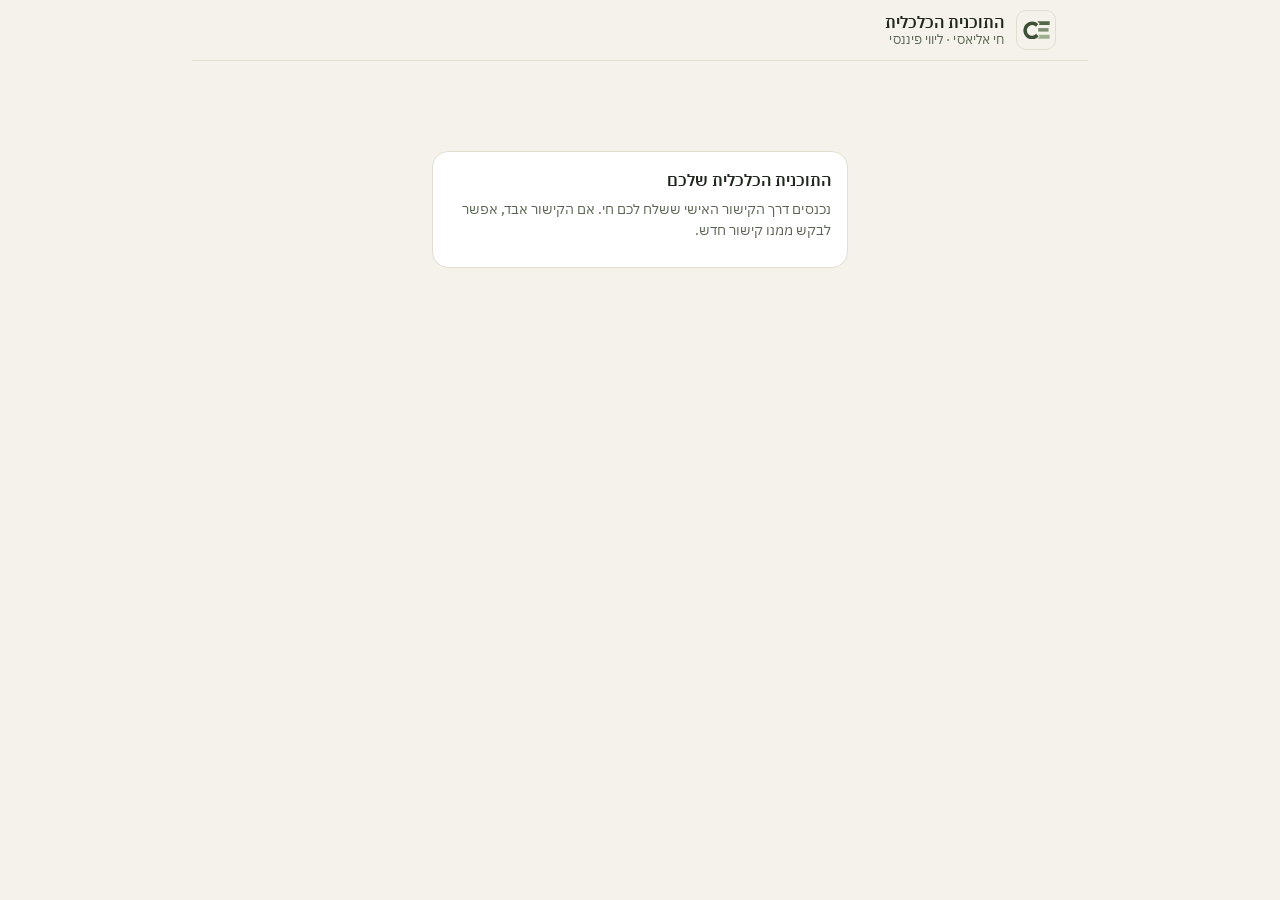
<file: plan/index.html>
<!doctype html>
<html lang="he" dir="rtl">
<head>
<meta charset="utf-8">
<meta name="viewport" content="width=device-width,initial-scale=1,viewport-fit=cover">
<meta name="robots" content="noindex,nofollow">
<meta name="referrer" content="no-referrer">
<meta name="theme-color" content="#F4F2EA" media="(prefers-color-scheme: light)">
<meta name="theme-color" content="#121611" media="(prefers-color-scheme: dark)">
<meta name="apple-mobile-web-app-capable" content="yes">
<meta name="mobile-web-app-capable" content="yes">
<meta name="apple-mobile-web-app-status-bar-style" content="default">
<meta name="apple-mobile-web-app-title" content="התוכנית שלי">
<link rel="manifest" href="manifest.webmanifest">
<link rel="icon" href="icon.svg" type="image/svg+xml">
<link rel="apple-touch-icon" href="icon-180.png">
<title>התוכנית הכלכלית שלי</title>
<link rel="preconnect" href="https://fonts.googleapis.com">
<link rel="preconnect" href="https://fonts.gstatic.com" crossorigin>
<link rel="stylesheet" href="https://fonts.googleapis.com/css2?family=IBM+Plex+Sans+Hebrew:wght@400;500;600;700&display=swap">
<link rel="stylesheet" href="../shared/style.css">
<!-- tabs, sheets, toasts and list items are the same as in the admin -->
<link rel="stylesheet" href="../admin/admin.css">
<link rel="stylesheet" href="plan.css">
</head>
<body>

<div class="page">
  <header class="mast">
    <div class="logo" aria-hidden="true"><img src="../shared/mark.svg" alt="" width="30" height="20"></div>
    <div class="name"><b id="who">התוכנית הכלכלית</b><span>חי אליאסי · ליווי פיננסי</span></div>
    <span class="save-state" id="saveState" role="status" aria-live="polite"></span>
  </header>
  <p class="demo" id="demo" hidden>מצב הדגמה: נתונים לדוגמה שנשמרים רק בדפדפן הזה. קוד: 1234</p>

  <section id="gate" hidden></section>
  <main id="view" tabindex="-1"></main>
</div>

<nav class="tabs" id="tabs" hidden aria-label="ניווט">
  <a href="#home" data-tab="home"><i><svg viewBox="0 0 24 24" aria-hidden="true"><path d="M4 10.5 12 4l8 6.5V20a1 1 0 0 1-1 1h-4.5v-6h-5v6H5a1 1 0 0 1-1-1Z"/></svg></i><span>בית</span></a>
  <a href="#month" data-tab="month"><i><svg viewBox="0 0 24 24" aria-hidden="true"><rect x="3.5" y="5" width="17" height="15.5" rx="3"/><path d="M3.5 10h17M8 3v4M16 3v4M8 14h3M8 17h6"/></svg></i><span>חודש</span></a>
  <a href="#map" data-tab="map"><i><svg viewBox="0 0 24 24" aria-hidden="true"><path d="M5 5h14M5 12h14M5 19h9"/><circle cx="19" cy="19" r="1.5"/></svg></i><span>מיפוי</span></a>
  <a href="#debts" data-tab="debts"><i><svg viewBox="0 0 24 24" aria-hidden="true"><rect x="3" y="6" width="18" height="13" rx="2.5"/><path d="M3 10.5h18M7 15h4"/></svg></i><span>חובות</span></a>
  <a href="#goals" data-tab="goals"><i><svg viewBox="0 0 24 24" aria-hidden="true"><circle cx="12" cy="12" r="8.5"/><circle cx="12" cy="12" r="4.5"/><circle cx="12" cy="12" r="1"/></svg></i><span>יעדים</span></a>
</nav>

<dialog id="dlg" class="sheet"></dialog>
<div class="toast" id="toast" role="status" aria-live="polite"></div>

<script src="api.js"></script>
<script src="calc.js"></script>
<script src="import.js"></script>
<script src="app.js"></script>
</body>
</html>
</file>
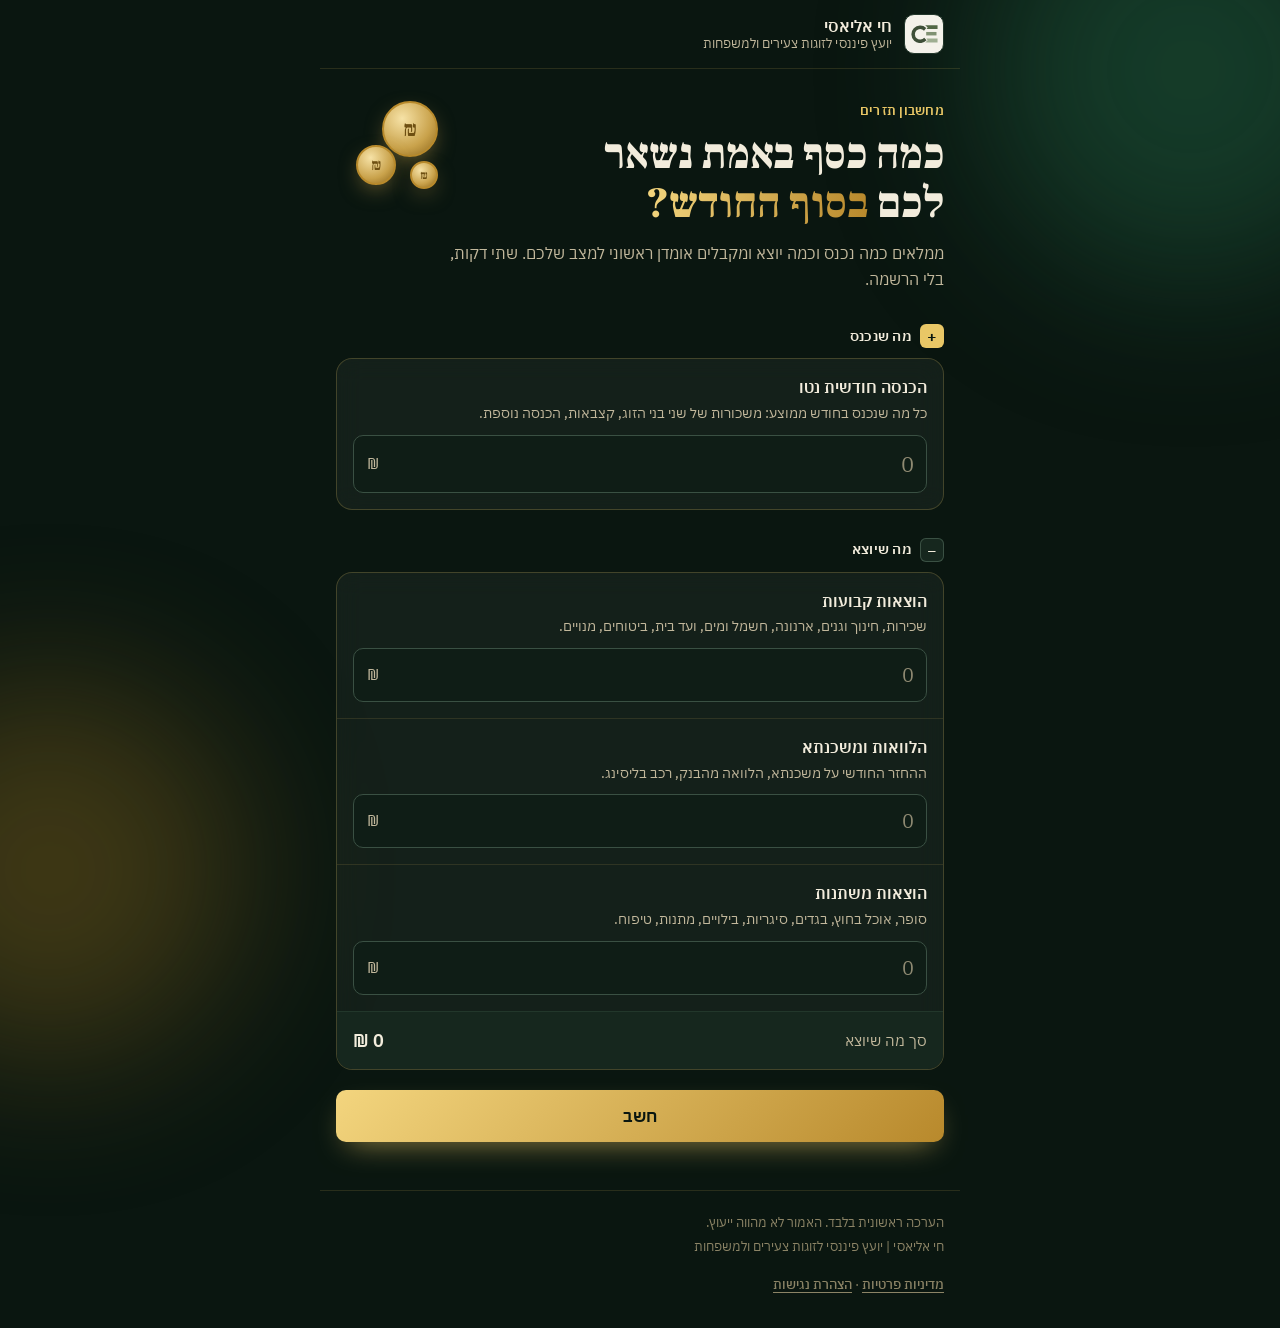
<file: tools/cashflow/index.html>
<!doctype html>
<html lang="he" dir="rtl">
<head>
<meta charset="utf-8">
<meta name="viewport" content="width=device-width, initial-scale=1">
<title>מחשבון תזרים · חי אליאסי</title>
<meta name="description" content="ממלאים כמה נכנס וכמה יוצא ומקבלים אומדן ראשוני למצב התזרים החודשי. מחשבון של חי אליאסי, ייעוץ פיננסי לזוגות ולמשפחות.">
<meta name="robots" content="index,follow">
<meta name="tool:title" content="מחשבון תזרים">
<meta name="tool:description" content="כמה נכנס, כמה יוצא, ומה נשאר בסוף החודש. אומדן ראשוני בשתי דקות.">
<meta name="tool:type" content="מחשבון">
<meta name="tool:public" content="true">
<meta name="tool:lead" content="true">
<meta name="theme-color" content="#0A1610">
<link rel="icon" href="data:image/svg+xml,<svg xmlns='http://www.w3.org/2000/svg' viewBox='0 0 64 64'><rect width='64' height='64' rx='14' fill='%23F4F2EA'/><svg x='8' y='8' width='48' height='48' viewBox='378 108 762 504'><path d='M807.8 190.4A250 250 0 1 0 818.3 543.1L751.1 468.3A150 150 0 1 1 745.4 269.3Z' fill='%233E4F38'/><path d='M778 115H1130V221H818L850 182Z' fill='%23526845'/><path d='M807 306H1100V405H807Z' fill='%237F9172'/><path d='M810 494H1130V603H780L850 541Z' fill='%239EAE91'/></svg></svg>">
<meta property="og:title" content="כמה כסף באמת נשאר לכם בסוף החודש?">
<meta property="og:description" content="ממלאים כמה נכנס וכמה יוצא ומקבלים אומדן ראשוני למצב. שתי דקות, בלי הרשמה.">
<meta property="og:type" content="website">
<link rel="preconnect" href="https://fonts.googleapis.com">
<link rel="preconnect" href="https://fonts.gstatic.com" crossorigin>
<link rel="stylesheet" href="https://fonts.googleapis.com/css2?family=IBM+Plex+Sans+Hebrew:wght@400;500;600;700&family=Frank+Ruhl+Libre:wght@700;900&display=swap">
<link rel="stylesheet" href="../../shared/style.css">
<link rel="stylesheet" href="../../shared/luxe.css">
<style>
  /* המחשבון: הבסיס מ-shared/style.css והמראה מ-shared/luxe.css, כאן רק מה שייחודי לו */
  .hero{padding-block:28px 4px}

  /* in and out, as bars: income in emerald, the three expenses in gold */
  .flow{display:flex;align-items:flex-end;gap:10px;height:120px;margin-top:18px}
  .flow div{flex:1;display:flex;flex-direction:column;align-items:center;justify-content:flex-end;height:100%;gap:6px;min-width:0}
  .flow i{display:block;width:100%;max-width:64px;min-height:3px;border-radius:8px 8px 3px 3px;background:linear-gradient(#E9C766,#7A5A16);transform-origin:bottom}
  .flow div:first-child i{background:linear-gradient(#6FD39A,#1F5A3E)}
  .flow small{font-size:.75rem;color:var(--ink-2);white-space:nowrap}
  .flow.anim i{animation:luxe-rise 1.2s cubic-bezier(.2,.9,.2,1.1) both}
  .flow.anim div:nth-child(2) i{animation-delay:.1s}
  .flow.anim div:nth-child(3) i{animation-delay:.2s}
  .flow.anim div:nth-child(4) i{animation-delay:.3s}

  .grp{font-size:.85rem;color:var(--ink)}
  .chip{width:24px;height:24px;flex:none;border-radius:6px;display:grid;place-items:center;font-size:1rem;font-weight:600;line-height:1}
  .chip.plus{background:var(--primary);color:var(--on-primary)}
  .chip.minus{background:var(--surface-2);color:var(--ink);box-shadow:inset 0 0 0 1px var(--line-strong)}

  .row label{display:block;font-weight:600;font-size:1rem;color:var(--ink);margin-bottom:2px}
  .row .hint{margin:0 0 10px}
  .amount{position:relative}
  .amount input{
    width:100%;min-height:52px;font:inherit;font-size:1.25rem;font-weight:500;color:var(--ink);
    background:var(--surface);border:1px solid var(--line-strong);border-radius:10px;padding:10px 12px;padding-inline-end:40px;
    transition:border-color var(--t),box-shadow var(--t);
  }
  .amount input::placeholder{color:var(--placeholder);font-weight:400}
  .amount input:focus{outline:none;border-color:var(--primary);box-shadow:0 0 0 3px var(--primary-soft)}
  .amount .unit{position:absolute;inset-inline-end:14px;top:50%;transform:translateY(-50%);color:var(--ink-2);pointer-events:none}
  .row--big .amount input{font-size:1.4rem}

  .subtotal{display:flex;align-items:center;justify-content:space-between;gap:16px;padding:14px 16px;border-top:1px solid var(--line);background:var(--surface-2);color:var(--ink-2);font-size:.92rem}
  .subtotal b{font-size:1.15rem;font-weight:600;color:var(--ink)}
  #calc .go{margin-top:20px}

  /* verdict */
  .verdict{margin-top:32px}
  /* the result speaks in one color: green when money is left, red when it is short or zero */
  .verdict{--tone:#4ADE80;--tone-glow:rgba(74,222,128,.4);--tone-soft:rgba(74,222,128,.1);--tone-line:rgba(74,222,128,.45)}
  .verdict[data-sign="neg"],.verdict[data-sign="zero"]{--tone:#FF6B5B;--tone-glow:rgba(255,107,91,.42);--tone-soft:rgba(255,107,91,.1);--tone-line:rgba(255,107,91,.5)}
  #verdictCard{padding:20px 16px 16px;border-top-width:4px;border-color:var(--tone-line);border-top-color:var(--tone);box-shadow:0 0 60px -20px var(--tone-glow)}
  .pop{animation:pop 260ms ease-out both}
  @keyframes pop{from{opacity:0;transform:translateY(8px)}}
  .verdict .tag{display:block;font-size:.9rem;font-weight:600;color:var(--tone)}
  .figure{font-size:clamp(2.8rem,14vw,4.25rem);font-weight:600;line-height:1.1;letter-spacing:-.02em;margin:4px 0;overflow-wrap:anywhere}
  .verdict .figure{color:var(--tone);text-shadow:0 0 36px var(--tone-glow)}
  .plain{font-weight:600;color:var(--tone)}
  .ledger{list-style:none;margin:16px 0 0;padding:0;border:1px solid var(--line);border-radius:10px}
  .ledger li{display:flex;align-items:center;justify-content:space-between;gap:16px;padding:10px 12px;font-size:.92rem;color:var(--ink-2)}
  .ledger li + li{border-top:1px solid var(--line)}
  .ledger li span{font-weight:600;color:var(--ink)}

  .say{margin-top:16px;padding:20px 16px;border-radius:var(--r-lg);background:var(--tone-soft);border:1px solid var(--tone-line);border-inline-start-width:4px}
  .say h2{color:var(--tone)}
  .say h2{font-size:1.3rem;font-weight:600;line-height:1.3;margin-bottom:8px;text-wrap:balance}
  .say p{color:var(--ink)}
  .say p + p{margin-top:10px}

  /* lead */
  .lead{margin-top:16px;padding:20px 16px}
  .lead h3{font-weight:600;font-size:1.2rem}
  .lead .sub{font-size:.92rem;color:var(--ink-2);margin:4px 0 4px}
  .lead .fld{margin-top:14px}
  .lead label{display:block;font-weight:500;font-size:.88rem;margin-bottom:6px}
  .lead label i{font-style:normal;font-weight:400;color:var(--ink-2)}
  .lead input,.lead textarea{
    width:100%;min-height:48px;font:inherit;color:var(--ink);background:var(--surface);
    border:1px solid var(--line-strong);border-radius:10px;padding:10px 12px;transition:border-color var(--t),box-shadow var(--t);
  }
  .lead input:focus,.lead textarea:focus{outline:none;border-color:var(--primary);box-shadow:0 0 0 3px var(--primary-soft)}
  .lead input[aria-invalid="true"]{border-color:var(--danger)}
  .lead textarea{min-height:88px;resize:vertical}
  .hp{display:none}
  .consent{font-size:.82rem;color:var(--ink-2);margin-top:14px}
  .status{margin-top:10px;min-height:1.3em;font-weight:500;font-size:.9rem;color:var(--danger)}
  .status[data-ok="1"]{color:var(--primary)}

  .done{margin-top:16px;padding:20px 16px;border-color:var(--primary)}
  .done h3{font-weight:600;font-size:1.2rem;color:var(--primary)}
  .done p{color:var(--ink-2);margin-top:4px}
</style>
</head>
<body>

<header class="mast page">
  <div class="logo" aria-hidden="true"><svg width="32" height="21" viewBox="378 108 762 504"><path d="M807.8 190.4A250 250 0 1 0 818.3 543.1L751.1 468.3A150 150 0 1 1 745.4 269.3Z" fill="#3E4F38"/><path d="M778 115H1130V221H818L850 182Z" fill="#526845"/><path d="M807 306H1100V405H807Z" fill="#7F9172"/><path d="M810 494H1130V603H780L850 541Z" fill="#9EAE91"/></svg></div>
  <div class="name">
    <b>חי אליאסי</b>
    <span>יועץ פיננסי לזוגות צעירים ולמשפחות</span>
  </div>
</header>

<section class="hero page">
  <div class="coins" aria-hidden="true"><i></i><i></i><i></i></div>
  <span class="eyebrow">מחשבון תזרים</span>
  <h1>כמה כסף באמת נשאר לכם <em>בסוף החודש?</em></h1>
  <p>ממלאים כמה נכנס וכמה יוצא ומקבלים אומדן ראשוני למצב שלכם. שתי דקות, בלי הרשמה.</p>
</section>

<main class="page">

  <form id="calc" aria-label="מחשבון תזרים חודשי" novalidate>

    <div class="grp"><span class="chip plus" aria-hidden="true">+</span>מה שנכנס</div>
    <div class="card">
      <div class="row row--big">
        <label for="income">הכנסה חודשית נטו</label>
        <span class="hint" id="hint-income">כל מה שנכנס בחודש ממוצע: משכורות של שני בני הזוג, קצבאות, הכנסה נוספת.</span>
        <div class="amount">
          <input id="income" name="income" type="text" inputmode="numeric" maxlength="9" autocomplete="off" placeholder="0" aria-describedby="hint-income">
          <span class="unit" aria-hidden="true">₪</span>
        </div>
      </div>
    </div>

    <div class="grp"><span class="chip minus" aria-hidden="true">−</span>מה שיוצא</div>
    <div class="card">
      <div class="row">
        <label for="fixed">הוצאות קבועות</label>
        <span class="hint" id="hint-fixed">שכירות, חינוך וגנים, ארנונה, חשמל ומים, ועד בית, ביטוחים, מנויים.</span>
        <div class="amount">
          <input id="fixed" name="fixed" type="text" inputmode="numeric" maxlength="9" autocomplete="off" placeholder="0" aria-describedby="hint-fixed">
          <span class="unit" aria-hidden="true">₪</span>
        </div>
      </div>
      <div class="row">
        <label for="loans">הלוואות ומשכנתא</label>
        <span class="hint" id="hint-loans">ההחזר החודשי על משכנתא, הלוואה מהבנק, רכב בליסינג.</span>
        <div class="amount">
          <input id="loans" name="loans" type="text" inputmode="numeric" maxlength="9" autocomplete="off" placeholder="0" aria-describedby="hint-loans">
          <span class="unit" aria-hidden="true">₪</span>
        </div>
      </div>
      <div class="row">
        <label for="variable">הוצאות משתנות</label>
        <span class="hint" id="hint-variable">סופר, אוכל בחוץ, בגדים, סיגריות, בילויים, מתנות, טיפוח.</span>
        <div class="amount">
          <input id="variable" name="variable" type="text" inputmode="numeric" maxlength="9" autocomplete="off" placeholder="0" aria-describedby="hint-variable">
          <span class="unit" aria-hidden="true">₪</span>
        </div>
      </div>
      <div class="subtotal">
        <span>סך מה שיוצא</span>
        <b id="outSubtotal">0 ₪</b>
      </div>
    </div>

    <button class="go" type="submit">חשב</button>
  </form>

  <section class="verdict" id="verdict" data-sign="" hidden>
    <div class="card" id="verdictCard">
      <span class="tag" id="verdictTag">הפער החודשי</span>
      <div class="figure" id="figure">0 ₪</div>
      <p class="plain" id="plain"></p>
      <div class="flow" id="flow" aria-hidden="true"></div>

      <ul class="ledger">
        <li>נכנס <span id="bIncome">0 ₪</span></li>
        <li>הוצאות קבועות <span id="bFixed">0 ₪</span></li>
        <li>הלוואות ומשכנתא <span id="bLoans">0 ₪</span></li>
        <li>הוצאות משתנות <span id="bVariable">0 ₪</span></li>
      </ul>
    </div>

    <div class="say">
      <h2 id="sayTitle" tabindex="-1"></h2>
      <div id="sayBody"></div>
    </div>

    <form class="lead card" id="lead" novalidate>
      <h3 id="leadTitle">השאירו פרטים ואני חוזר אליכם</h3>
      <p class="sub">שיחת היכרות קצרה, בלי התחייבות.</p>

      <div class="fld">
        <label for="lead-name">שם <i>(חובה)</i></label>
        <input id="lead-name" name="name" type="text" autocomplete="name" required aria-required="true" aria-describedby="status">
      </div>
      <div class="fld">
        <label for="lead-phone">טלפון <i>(חובה)</i></label>
        <input id="lead-phone" name="phone" type="tel" inputmode="tel" autocomplete="tel" required aria-required="true" aria-describedby="status">
      </div>
      <div class="fld">
        <label for="lead-pain">מה הכי מעיק לכם עכשיו בכסף?</label>
        <textarea id="lead-pain" name="pain"></textarea>
      </div>

      <input class="hp" type="checkbox" name="botcheck" tabindex="-1" autocomplete="off" aria-hidden="true">

      <p class="consent">בשליחת הטופס אתם מסכימים ל<a href="../../privacy.html">מדיניות הפרטיות</a>. הפרטים משמשים רק כדי לחזור אליכם.</p>

      <button class="go" type="submit" id="leadSubmit">שלחו לי את הפרטים</button>
      <p class="status" id="status" role="alert"></p>
    </form>

    <div class="done card" id="done" hidden>
      <h3>קיבלתי את הפרטים</h3>
      <p>אני חוזר אליכם בימים הקרובים לתיאום שיחת היכרות.</p>
    </div>
  </section>

</main>

<footer class="page">
  <p>הערכה ראשונית בלבד. האמור לא מהווה ייעוץ.<br>חי אליאסי | יועץ פיננסי לזוגות צעירים ולמשפחות</p>
  <p style="margin-top:.9rem"><a href="../../privacy.html">מדיניות פרטיות</a> · <a href="../../accessibility.html">הצהרת נגישות</a></p>
</footer>

<script src="../../shared/api.js"></script>
<script src="../../shared/lead.js"></script>
<script>
(function(){
  "use strict";

  /* הליד נכנס למערכת הלקוחות (CRM) ונשלח במייל לחי, דרך shared/lead.js */
  var INSTAGRAM_URL = "https://instagram.com/chai_eliasi";

  var nf = new Intl.NumberFormat("he-IL", { maximumFractionDigits: 0 });
  function money(n){ return nf.format(Math.round(n)) + " ₪"; }

  var reduceMotion = window.matchMedia && window.matchMedia("(prefers-reduced-motion: reduce)").matches;
  function scrollToEl(el, block){
    el.scrollIntoView({ behavior: reduceMotion ? "auto" : "smooth", block: block || "start" });
  }

  var $ = function(id){ return document.getElementById(id); };
  var inputs = { income:$("income"), fixed:$("fixed"), loans:$("loans"), variable:$("variable") };
  var verdict = $("verdict");
  var shown = false;

  var MESSAGES = {
    neg: {
      tag: "חסר לכם כל חודש",
      title: "אתם בגירעון חודשי",
      plain: function(v){ return "חסר לכם " + money(v) + " בכל חודש"; },
      body: [
        "כל חודש יוצא לכם יותר כסף ממה שנכנס. הפער הזה לא נעלם, הוא נצבר. הוא הופך למינוס שגדל, להלוואה נוספת, לעוד תשלומים.",
        "זו לא בעיית בזבוז, זו בעיית ניהול של הכסף שלכם. בלי לשנות את הניהול, בעוד שנה המספר הזה ייראה גרוע יותר.",
        "כאן ליווי פיננסי אישי עושה את ההבדל: עוצרים את הזליגה, בונים תקציב שמחזיק, וחוזרים לשליטה על הכסף לפני שהפער גדל."
      ],
      lead: "השאירו פרטים ואני חוזר אליכם"
    },
    zero: {
      tag: "אתם בדיוק על האפס",
      title: "אתם בדיוק על הקו",
      plain: function(){ return "מה שנכנס שווה בדיוק למה שיוצא"; },
      body: [
        "אין לכם שום מרווח לטעות: תקלה ברכב, חג, או חודש חריג אחד זורקים אתכם למינוס.",
        "זו לא בעיית בזבוז, זו בעיית ניהול של הכסף שלכם. אין בו שום אוויר.",
        "ליווי פיננסי אישי בונה את המרווח הזה, צעד אחרי צעד, בלי לוותר על מה שחשוב לכם."
      ],
      lead: "השאירו פרטים ואני חוזר אליכם"
    },
    pos: {
      tag: "נשאר לכם כל חודש",
      title: "יש לכם עודף חודשי",
      plain: function(v){ return "נשאר לכם " + money(v) + " בכל חודש"; },
      body: [
        "נכנס לכם יותר ממה שיוצא. זו נקודת פתיחה טובה, אבל עודף שיושב בעובר ושב בלי תכנית פשוט נשחק לאורך זמן.",
        "השאלה הבאה היא מה עושים איתו: קרן חירום, כרית ביטחון, סגירת חוב יקר, חיסכון למטרה, בניית תוכנית כלכלית לטווח ארוך. הסדר של הצעדים האלה שווה הרבה כסף.",
        "כאן ליווי פיננסי אישי הופך את העודף לתוכנית ברורה: מה קודם, כמה, ולאן."
      ],
      lead: "השאירו פרטים ונדבר על העודף"
    }
  };

  var snapshot = { income:0, fixed:0, loans:0, variable:0, result:0, sign:"" };

  function parseNum(raw){
    if(!raw) return 0;
    var n = parseInt(String(raw).replace(/[^\d]/g, ""), 10);
    return (isFinite(n) && n > 0) ? n : 0;
  }

  function compute(){
    var income = parseNum(inputs.income.value);
    var fixed = parseNum(inputs.fixed.value);
    var loans = parseNum(inputs.loans.value);
    var variable = parseNum(inputs.variable.value);
    var result = income - fixed - loans - variable;
    var sign = result > 0 ? "pos" : (result < 0 ? "neg" : "zero");
    snapshot = { income:income, fixed:fixed, loans:loans, variable:variable, result:result, sign:sign };
    return snapshot;
  }

  function countUp(el, to){
    var finalText = money(to);
    if(reduceMotion){ el.textContent = finalText; return; }
    var abs = Math.abs(to), neg = to < 0, dur = 850, start = null, done = false;
    function frame(t){
      if(done) return;
      if(start === null) start = t;
      var p = Math.min((t - start) / dur, 1);
      var eased = 1 - Math.pow(1 - p, 3);
      el.textContent = money(Math.round(abs * eased) * (neg ? -1 : 1));
      if(p < 1) requestAnimationFrame(frame);
      else { done = true; el.textContent = finalText; }
    }
    requestAnimationFrame(frame);
    setTimeout(function(){ done = true; el.textContent = finalText; }, dur + 500);
  }

  function refreshSubtotal(){
    var s = compute();
    $("outSubtotal").textContent = money(s.fixed + s.loans + s.variable);
    if(shown) renderVerdict(s, false);
  }

  function drawFlow(s, animate){
    var flow = $("flow");
    var parts = [["נכנס", s.income], ["קבועות", s.fixed], ["הלוואות", s.loans], ["משתנות", s.variable]];
    var max = Math.max.apply(null, parts.map(function(p){ return p[1]; })) || 1;
    flow.textContent = "";
    flow.classList.toggle("anim", !!animate && !reduceMotion);
    parts.forEach(function(p){
      var col = document.createElement("div");
      var bar = document.createElement("i");
      bar.style.height = Math.round(p[1] / max * 100) + "%";
      var lbl = document.createElement("small");
      lbl.textContent = p[0];
      col.appendChild(bar);
      col.appendChild(lbl);
      flow.appendChild(col);
    });
  }

  function renderVerdict(s, animate){
    var m = MESSAGES[s.sign];
    verdict.setAttribute("data-sign", s.sign);
    $("verdictTag").textContent = m.tag;
    if(animate) countUp($("figure"), s.result);
    else $("figure").textContent = money(s.result);
    $("plain").textContent = m.plain(Math.abs(s.result));
    $("bIncome").textContent = money(s.income);
    $("bFixed").textContent = money(s.fixed);
    $("bLoans").textContent = money(s.loans);
    $("bVariable").textContent = money(s.variable);
    drawFlow(s, animate);
    $("sayTitle").textContent = m.title;
    var body = $("sayBody");
    body.textContent = "";
    m.body.forEach(function(para){
      var p = document.createElement("p");
      p.textContent = para;
      body.appendChild(p);
    });
    $("leadTitle").textContent = m.lead;
  }

  $("calc").addEventListener("submit", function(e){
    e.preventDefault();
    var s = compute();
    renderVerdict(s, true);
    verdict.hidden = false;
    if(!reduceMotion){
      var card = $("verdictCard");
      card.classList.remove("pop");
      void card.offsetWidth;
      card.classList.add("pop");
    }
    shown = true;
    scrollToEl(verdict, "start");
    $("sayTitle").focus({ preventScroll: true });
  });

  Object.keys(inputs).forEach(function(k){
    inputs[k].addEventListener("input", refreshSubtotal);
  });
  refreshSubtotal();

  /* ---- lead ---- */
  var leadForm = $("lead");
  var status = $("status");
  var submitBtn = $("leadSubmit");

  function flagField(field, msg){
    field.setAttribute("aria-invalid", "true");
    status.textContent = msg;
    field.focus();
  }

  leadForm.addEventListener("submit", function(e){
    e.preventDefault();
    status.removeAttribute("data-ok");
    status.textContent = "";

    var el = leadForm.elements;
    el["name"].removeAttribute("aria-invalid");
    el["phone"].removeAttribute("aria-invalid");

    var name = el["name"].value.trim();
    var phone = el["phone"].value.trim();
    var pain = el["pain"].value.trim();
    if(name.length < 2){ flagField(el["name"], "צריך למלא שם."); return; }
    if(phone.replace(/[^\d]/g, "").length < 9){ flagField(el["phone"], "צריך מספר טלפון תקין, כולל קידומת."); return; }
    var s = snapshot;

    submitBtn.disabled = true;
    submitBtn.textContent = "שולח...";

    HaiLead.send({
      tool: "cashflow",
      toolTitle: "מחשבון תזרים",
      name: name,
      phone: phone,
      pain: pain,
      hp: el["botcheck"].checked ? "1" : "",
      data: {
        "הכנסות": money(s.income),
        "הוצאות קבועות": money(s.fixed),
        "הלוואות ומשכנתא": money(s.loans),
        "הוצאות משתנות": money(s.variable),
        "פער חודשי": money(s.result),
        "מצב": s.sign === "pos" ? "תזרים חיובי" : (s.sign === "neg" ? "תזרים שלילי" : "על הקו")
      }
    }).then(function(){
      leadForm.hidden = true;
      var done = $("done");
      done.hidden = false;
      done.setAttribute("tabindex", "-1");
      scrollToEl(done, "center");
      done.focus({ preventScroll: true });
    }).catch(function(){
      submitBtn.disabled = false;
      submitBtn.textContent = "שלחו לי את הפרטים";
      status.innerHTML = 'משהו השתבש בשליחה. נסו שוב, או כתבו לי ב<a href="' + INSTAGRAM_URL + '" target="_blank" rel="noopener">אינסטגרם</a>.';
    });
  });
})();
</script>
</body>
</html>
</file>
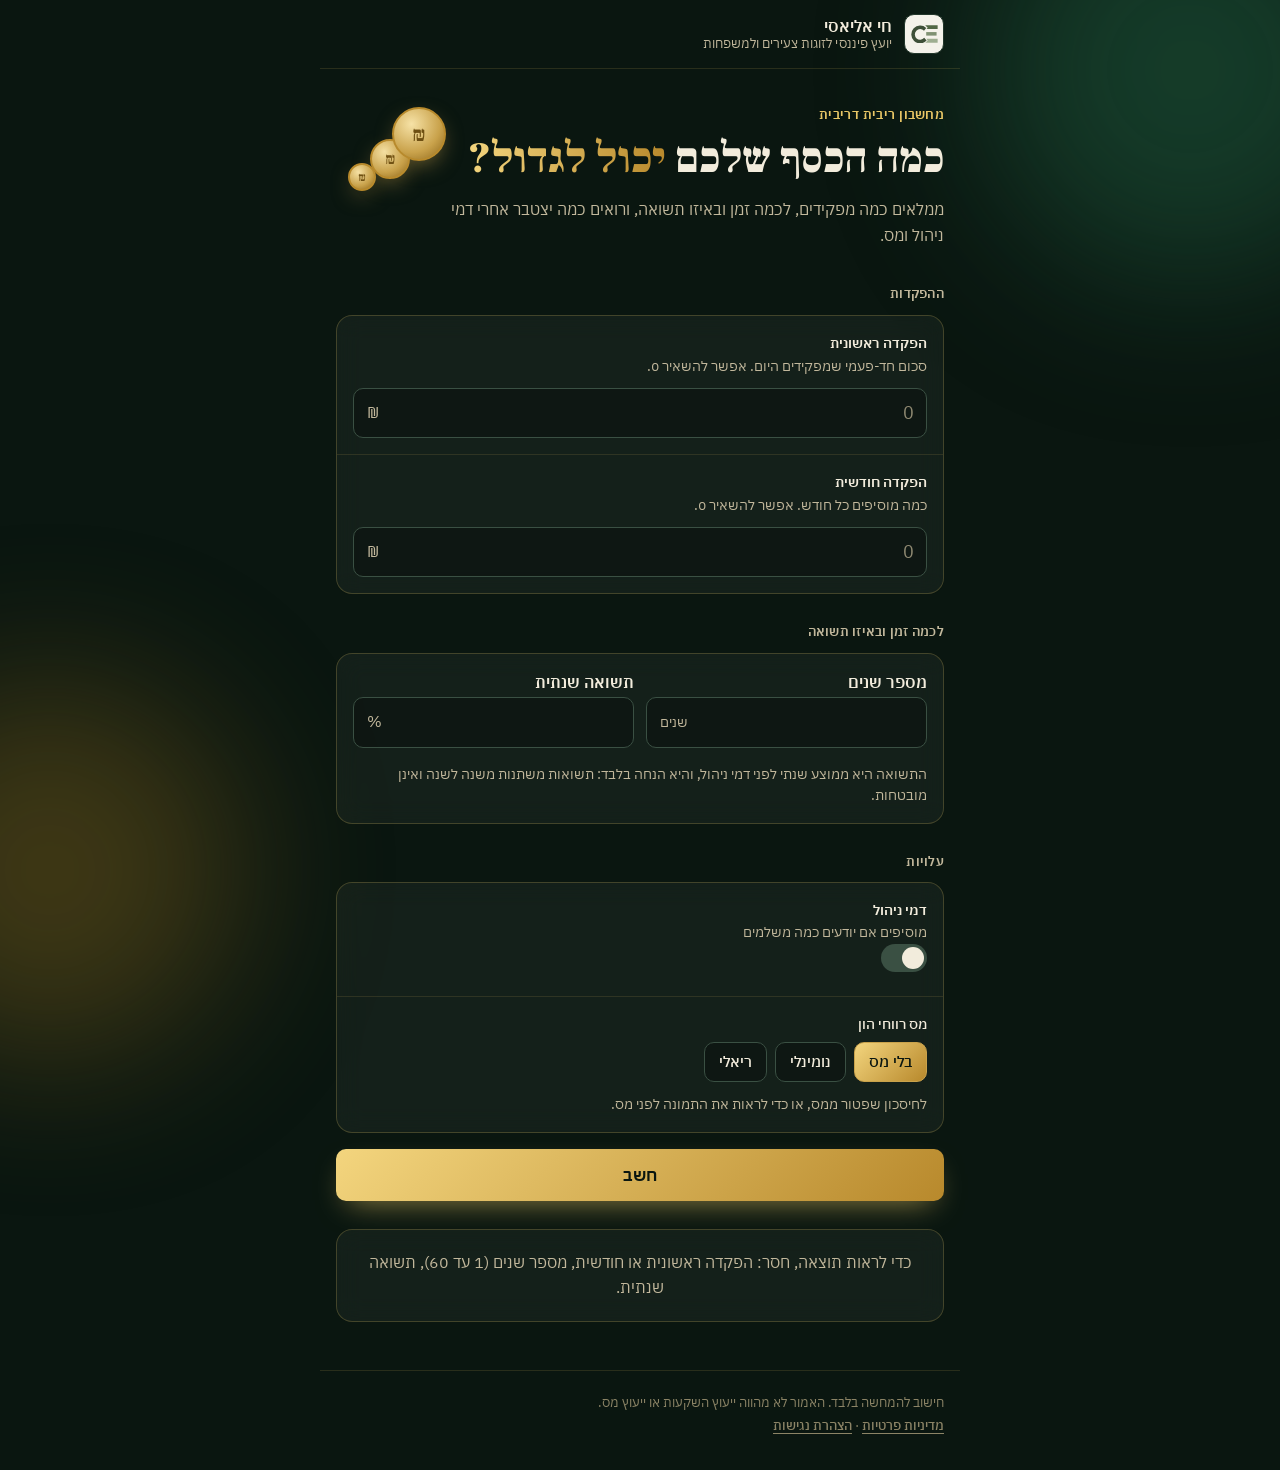
<file: tools/compound-interest/index.html>
<!doctype html>
<html lang="he" dir="rtl">
<head>
<meta charset="utf-8">
<meta name="viewport" content="width=device-width,initial-scale=1">
<title>מחשבון ריבית דריבית · חי אליאסי</title>
<meta name="description" content="כמה יצטבר מהפקדה חד-פעמית והפקדה חודשית לאורך השנים, אחרי דמי ניהול ומס רווחי הון.">
<meta name="tool:title" content="מחשבון ריבית דריבית">
<meta name="tool:description" content="כמה יצטבר מהפקדה חד-פעמית וחודשית לאורך השנים, אחרי דמי ניהול ומס.">
<meta name="tool:type" content="מחשבון">
<meta name="tool:public" content="true">
<meta name="tool:lead" content="false">
<meta name="theme-color" content="#0A1610">
<link rel="icon" href="../../admin/icon.svg" type="image/svg+xml">
<link rel="preconnect" href="https://fonts.googleapis.com">
<link rel="preconnect" href="https://fonts.gstatic.com" crossorigin>
<link rel="stylesheet" href="https://fonts.googleapis.com/css2?family=IBM+Plex+Sans+Hebrew:wght@400;500;600;700&family=Frank+Ruhl+Libre:wght@700;900&display=swap">
<link rel="stylesheet" href="../../shared/style.css">
<link rel="stylesheet" href="../../shared/luxe.css">
<style>
  /* chart series on the dark glass card: the value in gold, the deposits in emerald */
  :root{--s-value:#E9C766;--s-deposit:#4FA374}
  .chart .area{opacity:.22}
  .chart svg.anim .line{stroke-dasharray:1;animation:luxe-draw 1.8s ease-out both}
  .chart svg.anim .area{animation:luxe-fade 1.2s ease-out both .6s}

  .row label{display:block;font-weight:600;color:var(--ink);margin-bottom:2px}
  .row .hint{margin:0 0 10px}
  .pair{display:grid;grid-template-columns:1fr 1fr;gap:12px}
  .pct{position:relative}
  .pct .field{padding-inline-end:36px}
  .pct::after{content:"%";position:absolute;inset-inline-end:14px;top:50%;transform:translateY(-50%);color:var(--ink-2);pointer-events:none}
  .unit-y{position:relative}
  .unit-y .field{padding-inline-end:52px}
  .unit-y::after{content:"שנים";position:absolute;inset-inline-end:14px;top:50%;transform:translateY(-50%);color:var(--ink-2);pointer-events:none;font-size:.9rem}
  .field{font-size:1.1rem}

  .switch{display:flex;align-items:center;justify-content:space-between;gap:12px;cursor:pointer;min-height:44px}
  .switch b{font-weight:600}
  .switch small{display:block;color:var(--ink-2);font-size:.85rem;font-weight:400}
  .switch input{appearance:none;-webkit-appearance:none;flex:none;width:46px;height:28px;border-radius:999px;background:var(--line-strong);position:relative;cursor:pointer;transition:background var(--t);margin:0}
  .switch input::after{content:"";position:absolute;top:3px;inset-inline-start:3px;width:22px;height:22px;border-radius:50%;background:#F2ECDC;transition:inset-inline-start var(--t)}
  .switch input:checked{background:var(--primary)}
  .switch input:checked::after{inset-inline-start:21px}
  .reveal{margin-top:12px}

  /* result */
  .result{margin-top:28px}
  .headline{padding:20px 16px 16px;border-top:4px solid var(--primary)}
  .headline .tag{display:block;font-size:.85rem;font-weight:600;color:var(--ink-2)}
  .figure{font-size:clamp(2.4rem,12vw,3.6rem);font-weight:600;line-height:1.1;letter-spacing:-.02em;color:var(--primary);margin:4px 0;overflow-wrap:anywhere}
  .sub{color:var(--ink-2);font-size:.92rem}
  .ledger{list-style:none;margin:16px 0 0;padding:0;border:1px solid var(--line);border-radius:10px}
  .ledger li{display:flex;align-items:center;justify-content:space-between;gap:16px;padding:10px 12px;font-size:.92rem;color:var(--ink-2)}
  .ledger li + li{border-top:1px solid var(--line)}
  .ledger li span{font-weight:600;color:var(--ink);white-space:nowrap}
  .ledger li.minus span{color:var(--danger)}
  .ledger li.total{background:var(--surface-2)}
  .ledger li.total,.ledger li.total span{color:var(--ink);font-weight:600}


  /* chart */
  .chart-card{padding:16px}
  .chart-card h2{font-size:1rem;font-weight:600}
  .legend{display:flex;gap:16px;flex-wrap:wrap;margin:8px 0 4px;font-size:.85rem;color:var(--ink-2)}
  .legend span{display:inline-flex;align-items:center;gap:6px}
  .legend i{width:14px;height:3px;border-radius:2px;display:inline-block}
  .chart{position:relative;direction:ltr;touch-action:pan-y}
  .chart svg{display:block;width:100%;height:220px;overflow:visible}
  .chart .grid line{stroke:var(--line);stroke-width:1}
  .chart .axis text{fill:var(--ink-2);font-size:11px;font-family:inherit}
  .chart .lbl-end{font-size:11px;font-weight:600;fill:var(--ink-2)}
  .chart .cross{stroke:var(--ink-3);stroke-width:1;stroke-dasharray:3 3}
  .tip{position:absolute;top:0;pointer-events:none;direction:rtl;background:var(--ink);color:var(--bg);border-radius:8px;padding:8px 10px;font-size:.8rem;line-height:1.5;white-space:nowrap;transform:translateX(-50%)}
  .tip b{font-weight:600}
  .tip i{display:inline-block;width:8px;height:8px;border-radius:50%;margin-inline-end:6px}

  details.table{margin-top:12px}
  details.table summary{cursor:pointer;font-weight:500;color:var(--primary);min-height:44px;display:flex;align-items:center}
  .tbl{width:100%;border-collapse:collapse;font-size:.85rem;margin-top:4px}
  .tbl th,.tbl td{padding:8px 6px;text-align:start;border-bottom:1px solid var(--line);white-space:nowrap}
  .tbl th{color:var(--ink-2);font-weight:500}
  .tbl-wrap{overflow-x:auto}

  .assume{margin-top:16px;font-size:.82rem;color:var(--ink-2)}
  .assume li + li{margin-top:4px}
  .assume ul{margin:6px 0 0;padding-inline-start:18px}
  .empty-state{margin-top:28px;padding:20px 16px;text-align:center;color:var(--ink-2)}
</style>
</head>
<body>
<header class="mast page">
  <div class="logo" aria-hidden="true"><img src="../../shared/mark.svg" alt="" width="27" height="18"></div>
  <div class="name"><b>חי אליאסי</b><span>יועץ פיננסי לזוגות צעירים ולמשפחות</span></div>
</header>

<section class="hero page">
  <div class="coins grow" aria-hidden="true"><i></i><i></i><i></i></div>
  <span class="eyebrow">מחשבון ריבית דריבית</span>
  <h1>כמה הכסף שלכם <em>יכול לגדול?</em></h1>
  <p>ממלאים כמה מפקידים, לכמה זמן ובאיזו תשואה, ורואים כמה יצטבר אחרי דמי ניהול ומס.</p>
</section>

<main class="page">
  <form id="calc" novalidate aria-label="מחשבון ריבית דריבית">
    <h2 class="grp">ההפקדות</h2>
    <div class="card">
      <div class="row">
        <label for="initial">הפקדה ראשונית</label>
        <span class="hint" id="h-initial">סכום חד-פעמי שמפקידים היום. אפשר להשאיר 0.</span>
        <div class="money"><input class="field" id="initial" inputmode="numeric" autocomplete="off" placeholder="0" aria-describedby="h-initial"></div>
      </div>
      <div class="row">
        <label for="monthly">הפקדה חודשית</label>
        <span class="hint" id="h-monthly">כמה מוסיפים כל חודש. אפשר להשאיר 0.</span>
        <div class="money"><input class="field" id="monthly" inputmode="numeric" autocomplete="off" placeholder="0" aria-describedby="h-monthly"></div>
      </div>
    </div>

    <h2 class="grp">לכמה זמן ובאיזו תשואה</h2>
    <div class="card">
      <div class="row pair">
        <div>
          <label for="years">מספר שנים</label>
          <div class="unit-y"><input class="field" id="years" inputmode="numeric" autocomplete="off" aria-describedby="h-rate"></div>
        </div>
        <div>
          <label for="rate">תשואה שנתית</label>
          <div class="pct"><input class="field" id="rate" inputmode="decimal" autocomplete="off" aria-describedby="h-rate"></div>
        </div>
      </div>
      <div class="row" style="padding-top:0;border-top:0">
        <span class="hint" id="h-rate" style="margin:0">התשואה היא ממוצע שנתי לפני דמי ניהול, והיא הנחה בלבד: תשואות משתנות משנה לשנה ואינן מובטחות.</span>
      </div>
    </div>

    <h2 class="grp">עלויות</h2>
    <div class="card">
      <div class="row">
        <label class="switch"><span><b>דמי ניהול</b><small>מוסיפים אם יודעים כמה משלמים</small></span><input type="checkbox" id="feeOn"></label>
        <div class="reveal" id="feeBox" hidden>
          <div class="pair">
            <div>
              <label for="fee" class="lbl">מהצבירה</label>
              <div class="pct"><input class="field" id="fee" inputmode="decimal" autocomplete="off" aria-describedby="h-fee"></div>
            </div>
            <div>
              <label for="feeDep" class="lbl">מההפקדות</label>
              <div class="pct"><input class="field" id="feeDep" inputmode="decimal" autocomplete="off" aria-describedby="h-fee"></div>
            </div>
          </div>
          <span class="hint" id="h-fee" style="margin:8px 0 0">מהצבירה: אחוז שנתי מכל הכסף שנצבר. מההפקדות: אחוז מכל הפקדה, גם הראשונית וגם החודשית. אפשר למלא אחד מהם או את שניהם.</span>
        </div>
      </div>
      <div class="row">
        <span class="lbl" id="taxLbl">מס רווחי הון</span>
        <div class="pills" role="radiogroup" aria-labelledby="taxLbl">
          <label><input type="radio" name="tax" value="none" checked><span>בלי מס</span></label>
          <label><input type="radio" name="tax" value="nominal"><span>נומינלי</span></label>
          <label><input type="radio" name="tax" value="real"><span>ריאלי</span></label>
        </div>
        <span class="hint" id="taxHint" style="margin:10px 0 0">לחיסכון שפטור ממס, או כדי לראות את התמונה לפני מס.</span>
        <div class="reveal pair" id="taxBox" hidden>
          <div>
            <label for="taxRate" class="lbl">שיעור המס</label>
            <div class="pct"><input class="field" id="taxRate" inputmode="decimal" autocomplete="off" value="25"></div>
          </div>
          <div id="inflWrap" hidden>
            <label for="infl" class="lbl">אינפלציה שנתית</label>
            <div class="pct"><input class="field" id="infl" inputmode="decimal" autocomplete="off" value="2.5"></div>
          </div>
        </div>
      </div>
    </div>
    <button class="go" type="submit">חשב</button>
    <p class="err" id="formErr" role="alert"></p>
  </form>

  <p class="card empty-state" id="empty" aria-live="polite">ממלאים מספר שנים, תשואה והפקדה אחת לפחות, והתוצאה מופיעה כאן.</p>

  <section class="result" id="result" hidden aria-live="polite">
    <div class="card headline">
      <span class="tag" id="tag">צפוי לעמוד לרשותכם</span>
      <div class="figure" id="figure">0 ₪</div>
      <p class="sub" id="figSub"></p>
      <ul class="ledger" id="ledger"></ul>
    </div>

    <div class="card chart-card" style="margin-top:12px">
      <h2>איך הכסף גדל לאורך השנים</h2>
      <div class="legend" aria-hidden="true">
        <span><i style="background:var(--s-value)"></i>שווי הצבירה</span>
        <span><i style="background:var(--s-deposit)"></i>סך ההפקדות</span>
      </div>
      <div class="chart" id="chart"></div>
      <details class="table">
        <summary>טבלה לפי שנים</summary>
        <div class="tbl-wrap"><table class="tbl" id="tbl"></table></div>
      </details>
    </div>

    <div class="assume">
      <b>מה החישוב מניח</b>
      <ul>
        <li>ריבית חודשית של התשואה השנתית חלקי 12. ההפקדה החודשית בתחילת כל חודש, ודמי הניהול מהצבירה נגבים בסופו.</li>
        <li id="feeAssume"></li>
        <li id="taxAssume">המס מחושב על משיכה אחת בסוף התקופה.</li>
      </ul>
    </div>
  </section>
</main>

<footer class="page">
  <p>חישוב להמחשה בלבד. האמור לא מהווה ייעוץ השקעות או ייעוץ מס.<br>
  <a href="../../privacy.html">מדיניות פרטיות</a> · <a href="../../accessibility.html">הצהרת נגישות</a></p>
</footer>

<script>
(function () {
  'use strict';
  const $ = id => document.getElementById(id);
  const nf = new Intl.NumberFormat('he-IL', { maximumFractionDigits: 0 });
  const money = n => nf.format(Math.round(n)) + ' ₪';
  const short = n => n >= 1e6 ? (Math.round(n / 1e5) / 10).toLocaleString('he-IL') + ' מיליון' : n >= 1000 ? nf.format(Math.round(n / 1000)) + ' אלף' : nf.format(n);

  /* ---------- inputs ---------- */
  const int = el => Number(String(el.value).replace(/[^\d]/g, '')) || 0;
  const dec = el => { const v = parseFloat(String(el.value).replace(',', '.').replace(/[^\d.\-]/g, '')); return isFinite(v) ? v : NaN; };
  ['initial', 'monthly'].forEach(id => $(id).addEventListener('input', e => {
    const d = e.target.value.replace(/\D/g, '').slice(0, 9);
    e.target.value = d ? Number(d).toLocaleString('he-IL') : '';
  }));
  $('years').addEventListener('input', e => { e.target.value = e.target.value.replace(/\D/g, '').slice(0, 2); });

  function read() {
    const tax = document.querySelector('[name=tax]:checked').value;
    return {
      initial: int($('initial')), monthly: int($('monthly')),
      years: int($('years')), rate: dec($('rate')),
      feeBal: $('feeOn').checked ? Math.max(0, dec($('fee')) || 0) : 0,
      feeDep: $('feeOn').checked ? Math.max(0, dec($('feeDep')) || 0) : 0,
      tax, taxRate: dec($('taxRate')), infl: dec($('infl'))
    };
  }

  /* ---------- the math ---------- */
  // month-by-month, the common convention (Excel FV and most online calculators):
  // monthly rate = annual / 12, deposit at the start of the month, balance fee at the end of it
  // (matches lazyinvestor.co.il with fees, checked 2026-10-08).
  // Fees are only what is actually charged: a monthly share of the annual % on the balance,
  // and a % of every deposit (initial and monthly). No "lost return" on top.
  function simulate(p) {
    const g = p.rate / 100 / 12;
    const fBal = p.feeBal / 100 / 12;
    const fDep = p.feeDep / 100;
    // the deposit fee also applies to the initial deposit
    let bal = p.initial * (1 - fDep), dep = p.initial, earned = 0, fees = p.initial * fDep;
    const years = [{ year: 0, value: bal, deposits: dep }];
    for (let k = 1; k <= p.years * 12; k++) {
      // deposit at the start of the month, a month of return, then the balance fee
      bal += p.monthly * (1 - fDep);
      const interest = bal * g;
      bal += interest;
      const fee = bal * fBal;
      bal -= fee;
      earned += interest;
      fees += fee + p.monthly * fDep;
      dep += p.monthly;
      if (k % 12 === 0) years.push({ year: k / 12, value: bal, deposits: dep });
    }
    return { years, earned, fees };
  }

  // deposits indexed to the end of the period, for real capital gains
  function indexedDeposits(p) {
    const i = p.infl / 100, n = p.years * 12;
    let sum = p.initial * Math.pow(1 + i, p.years);
    for (let k = 1; k <= n; k++) sum += p.monthly * Math.pow(1 + i, (n - k + 1) / 12); // deposited at the start of month k
    return sum;
  }

  function calc(p) {
    const sim = simulate(p);
    const series = sim.years;
    const last = series[series.length - 1];
    const gross = last.value, deposits = last.deposits;
    const gain = gross - deposits; // after fees
    let taxBase = 0;
    if (p.tax === 'nominal') taxBase = Math.max(0, gain);
    if (p.tax === 'real') taxBase = Math.max(0, Math.min(gain, gross - indexedDeposits(p))); // no tax on a real loss
    const tax = p.tax === 'none' ? 0 : taxBase * (p.taxRate / 100);
    // deposits + earned - fees - tax = net
    return { series, gross, deposits, gain, earned: sim.earned, fees: sim.fees, tax, net: gross - tax };
  }

  /* ---------- render ---------- */
  // what still has to be filled before there is a result
  function missing(p) {
    const m = [];
    if (!(p.initial > 0 || p.monthly > 0)) m.push({ ids: ['initial', 'monthly'], text: 'הפקדה ראשונית או חודשית' });
    if (!(p.years >= 1 && p.years <= 60)) m.push({ ids: ['years'], text: 'מספר שנים (1 עד 60)' });
    if (!(isFinite(p.rate) && p.rate > -50 && p.rate < 50)) m.push({ ids: ['rate'], text: 'תשואה שנתית' });
    if (p.tax !== 'none' && !(isFinite(p.taxRate) && p.taxRate >= 0 && p.taxRate <= 100)) m.push({ ids: ['taxRate'], text: 'שיעור המס' });
    if (p.tax === 'real' && !isFinite(p.infl)) m.push({ ids: ['infl'], text: 'אינפלציה שנתית' });
    return m;
  }

  function render() {
    const p = read();
    const miss = missing(p);
    const ok = !miss.length;
    $('result').hidden = !ok;
    $('empty').hidden = ok;
    if (!ok) {
      $('empty').textContent = 'כדי לראות תוצאה, חסר: ' + miss.map(x => x.text).join(', ') + '.';
      return;
    }

    const r = calc(p);
    $('tag').textContent = 'צפוי לעמוד לרשותכם' + (p.tax !== 'none' ? ' אחרי מס' : '') + ' בעוד ' + p.years + ' שנים';
    if (animateNext) countUp($('figure'), r.net);
    else { counting++; $('figure').textContent = money(r.net); }
    $('figSub').textContent = r.deposits > 0 ? 'פי ' + (Math.round(r.net / r.deposits * 10) / 10).toLocaleString('he-IL') + ' מסך ההפקדות' : '';

    const rows = [['סך ההפקדות', money(r.deposits)]];
    if (r.fees > 0) {
      rows.push(['תשואה שנצברה', money(r.earned)]);
      rows.push(['דמי ניהול ששולמו', '−' + money(r.fees), 'minus']);
      rows.push([r.gain >= 0 ? 'רווח נטו' : 'הפסד נטו', money(r.gain)]);
    } else {
      rows.push([r.gain >= 0 ? 'רווח' : 'הפסד', money(r.gain)]);
    }
    if (p.tax !== 'none') rows.push(['מס רווחי הון (' + (p.tax === 'real' ? 'ריאלי' : 'נומינלי') + ')', '−' + money(r.tax), 'minus']);
    rows.push(['נשאר ביד', money(r.net), 'total']);
    const led = $('ledger');
    led.textContent = '';
    rows.forEach(([k, v, cls]) => {
      const li = document.createElement('li');
      if (cls) li.className = cls;
      li.append(k);
      const s = document.createElement('span'); s.textContent = v; s.dir = 'ltr';
      li.append(s);
      led.append(li);
    });

    const feeParts = [];
    if (p.feeBal > 0) feeParts.push(p.feeBal.toLocaleString('he-IL') + '% בשנה מהצבירה, נגבים מדי חודש');
    if (p.feeDep > 0) feeParts.push(p.feeDep.toLocaleString('he-IL') + '% מכל הפקדה (ראשונית וחודשית)');
    $('feeAssume').hidden = !feeParts.length;
    $('feeAssume').textContent = 'דמי ניהול: ' + feeParts.join(', ו-') + '.';
    $('taxAssume').textContent = p.tax === 'none' ? 'בלי מס רווחי הון על המשיכה.' :
      p.tax === 'nominal' ? 'מס של ' + p.taxRate + '% על כל הרווח, במשיכה אחת בסוף התקופה.' :
      'מס של ' + p.taxRate + '% רק על הרווח מעל האינפלציה (' + p.infl + '% בשנה), במשיכה אחת בסוף התקופה. על הפסד ריאלי אין מס.';

    drawChart(r.series);
    drawTable(r.series);
    animateNext = false;
  }

  // "חשב" plays the number and the chart once; typing afterwards updates them quietly
  const reduceMotion = window.matchMedia && matchMedia('(prefers-reduced-motion: reduce)').matches;
  let animateNext = false, counting = 0;
  // rAF stops in a background tab, so a timer lands the final number anyway
  function countUp(node, to) {
    const id = ++counting, t0 = performance.now(), dur = 1100;
    const step = t => {
      if (id !== counting) return;
      const p = Math.min(1, (t - t0) / dur);
      node.textContent = money(to * (1 - Math.pow(1 - p, 3)));
      if (p < 1) requestAnimationFrame(step);
    };
    requestAnimationFrame(step);
    setTimeout(() => { if (id === counting) node.textContent = money(to); }, dur + 400);
  }

  function drawTable(series) {
    const t = $('tbl');
    t.innerHTML = '<thead><tr><th scope="col">שנה</th><th scope="col">סך ההפקדות</th><th scope="col">שווי הצבירה</th></tr></thead>';
    const body = document.createElement('tbody');
    series.slice(1).forEach(s => {
      const tr = document.createElement('tr');
      [s.year, money(s.deposits), money(s.value)].forEach(v => { const td = document.createElement('td'); td.textContent = v; tr.append(td); });
      body.append(tr);
    });
    t.append(body);
  }

  /* ---------- chart: one ₪ axis, two lines, hover crosshair ---------- */
  const NS = 'http://www.w3.org/2000/svg';
  const el = (tag, attrs, parent) => { const e = document.createElementNS(NS, tag); for (const k in attrs) e.setAttribute(k, attrs[k]); if (parent) parent.append(e); return e; };
  let last = null;

  function niceMax(v) {
    const p = Math.pow(10, Math.floor(Math.log10(v || 1)));
    for (const m of [1, 1.5, 2, 2.5, 3, 4, 5, 6, 8, 10]) if (m * p >= v) return m * p;
    return 10 * p;
  }

  function drawChart(series) {
    last = series;
    const box = $('chart');
    box.textContent = '';
    const W = Math.max(280, box.clientWidth), H = 220;
    const pad = { l: 56, r: 64, t: 10, b: 24 };
    const max = niceMax(Math.max(...series.map(s => Math.max(s.value, s.deposits))));
    const n = series.length - 1;
    const x = i => pad.l + (W - pad.l - pad.r) * (i / n);
    const y = v => pad.t + (H - pad.t - pad.b) * (1 - v / max);
    const svg = el('svg', { viewBox: '0 0 ' + W + ' ' + H, role: 'img', 'aria-label': 'גרף: שווי הצבירה וסך ההפקדות לפי שנים. הנתונים המלאים בטבלה שמתחת.' }, box);

    const grid = el('g', { class: 'grid' }, svg), axis = el('g', { class: 'axis' }, svg);
    for (let k = 0; k <= 4; k++) {
      const v = max * k / 4;
      el('line', { x1: pad.l, x2: W - pad.r, y1: y(v), y2: y(v) }, grid);
      // Hebrew label in an LTR chart: rtl direction, anchored at its right edge ("start" in rtl)
      const t = el('text', { x: pad.l - 8, y: y(v) + 4, direction: 'rtl', 'text-anchor': 'start' }, axis);
      t.textContent = k ? short(v) : '0';
    }
    const step = n <= 10 ? 1 : n <= 20 ? 5 : 10;
    for (let i = 0; i <= n; i += step) {
      const t = el('text', { x: x(i), y: H - 6, 'text-anchor': 'middle' }, axis);
      t.textContent = i;
    }
    const path = key => series.map((s, i) => (i ? 'L' : 'M') + x(i).toFixed(1) + ' ' + y(s[key]).toFixed(1)).join(' ');
    if (animateNext) svg.classList.add('anim');
    el('path', { class: 'area', d: path('value') + ' L' + x(n) + ' ' + y(0) + ' L' + x(0) + ' ' + y(0) + ' Z', fill: 'var(--s-value)' }, svg);
    el('path', { class: 'line', pathLength: 1, d: path('deposits'), fill: 'none', stroke: 'var(--s-deposit)', 'stroke-width': 2.5, 'stroke-linejoin': 'round', 'stroke-linecap': 'round' }, svg);
    el('path', { class: 'line', pathLength: 1, d: path('value'), fill: 'none', stroke: 'var(--s-value)', 'stroke-width': 3, 'stroke-linejoin': 'round', 'stroke-linecap': 'round' }, svg);

    // direct labels at the line ends, nudged apart when close
    const end = series[n];
    let yv = y(end.value), yd = y(end.deposits);
    if (Math.abs(yv - yd) < 14) { yv = Math.min(yv, yd) - 7; yd = yv + 14; }
    [['שווי', yv], ['הפקדות', yd]].forEach(([txt, yy]) => {
      const t = el('text', { x: x(n) + 8, y: yy + 4, class: 'lbl-end' }, svg);
      t.textContent = txt;
    });

    // hover layer
    const cross = el('line', { class: 'cross', y1: pad.t, y2: H - pad.b, visibility: 'hidden' }, svg);
    const dv = el('circle', { r: 4.5, fill: 'var(--s-value)', stroke: 'var(--surface)', 'stroke-width': 2, visibility: 'hidden' }, svg);
    const dd = el('circle', { r: 4.5, fill: 'var(--s-deposit)', stroke: 'var(--surface)', 'stroke-width': 2, visibility: 'hidden' }, svg);
    const tip = document.createElement('div');
    tip.className = 'tip'; tip.hidden = true;
    box.append(tip);
    const hit = el('rect', { x: pad.l, y: 0, width: W - pad.l - pad.r, height: H, fill: 'transparent' }, svg);
    const show = ev => {
      const rect = svg.getBoundingClientRect();
      const px = (ev.clientX - rect.left) * (W / rect.width);
      const i = Math.max(0, Math.min(n, Math.round((px - pad.l) / (W - pad.l - pad.r) * n)));
      const s = series[i];
      [cross, dv, dd].forEach(m => m.setAttribute('visibility', 'visible'));
      cross.setAttribute('x1', x(i)); cross.setAttribute('x2', x(i));
      dv.setAttribute('cx', x(i)); dv.setAttribute('cy', y(s.value));
      dd.setAttribute('cx', x(i)); dd.setAttribute('cy', y(s.deposits));
      tip.innerHTML = '<b>שנה ' + s.year + '</b><br><i style="background:var(--s-value)"></i>שווי ' + money(s.value) + '<br><i style="background:var(--s-deposit)"></i>הפקדות ' + money(s.deposits);
      tip.hidden = false;
      const cx = x(i) * rect.width / W;
      const half = tip.offsetWidth / 2;
      tip.style.left = Math.max(half, Math.min(rect.width - half, cx)) + 'px';
      tip.style.top = Math.max(0, y(s.value) * rect.height / H - tip.offsetHeight - 12) + 'px';
    };
    const hide = () => { [cross, dv, dd].forEach(m => m.setAttribute('visibility', 'hidden')); tip.hidden = true; };
    hit.addEventListener('pointermove', show);
    hit.addEventListener('pointerdown', show);
    hit.addEventListener('pointerleave', hide);
  }

  if ('ResizeObserver' in window) {
    let w = 0;
    new ResizeObserver(([e]) => { const nw = Math.round(e.contentRect.width); if (nw !== w && last) { w = nw; drawChart(last); } }).observe($('chart'));
  }

  /* ---------- wiring ---------- */
  function syncTax() {
    const t = document.querySelector('[name=tax]:checked').value;
    $('taxBox').hidden = t === 'none';
    $('inflWrap').hidden = t !== 'real';
    $('taxHint').textContent = t === 'none' ? 'לחיסכון שפטור ממס, או כדי לראות את התמונה לפני מס.' :
      t === 'nominal' ? 'מס על כל הרווח, כולל החלק שרק מפצה על עליית המחירים.' :
      'מס רק על הרווח שמעל האינפלציה. ההפקדות מוצמדות למדד עד המשיכה.';
  }
  $('feeOn').addEventListener('change', () => { $('feeBox').hidden = !$('feeOn').checked; if ($('feeOn').checked) $('fee').focus(); render(); });
  document.querySelectorAll('[name=tax]').forEach(r => r.addEventListener('change', () => { syncTax(); render(); }));
  $('calc').addEventListener('input', render);
  // "חשב": on a phone the result sits below the fold and the keyboard hides it, so show what is missing or jump to it
  $('calc').addEventListener('submit', e => {
    e.preventDefault();
    document.querySelectorAll('#calc [aria-invalid]').forEach(f => f.removeAttribute('aria-invalid'));
    const miss = missing(read());
    if (miss.length) {
      miss.forEach(x => x.ids.forEach(id => $(id).setAttribute('aria-invalid', 'true')));
      $('formErr').textContent = 'צריך למלא: ' + miss.map(x => x.text).join(', ') + '.';
      $(miss[0].ids[0]).focus();
      return;
    }
    $('formErr').textContent = '';
    animateNext = !reduceMotion;
    render();
    if (document.activeElement) document.activeElement.blur(); // closes the phone keyboard
    const reduce = window.matchMedia && matchMedia('(prefers-reduced-motion: reduce)').matches;
    $('result').scrollIntoView({ behavior: reduce ? 'auto' : 'smooth', block: 'start' });
  });
  $('calc').addEventListener('input', e => {
    if (e.target.getAttribute('aria-invalid')) e.target.removeAttribute('aria-invalid');
    if (!document.querySelector('#calc [aria-invalid]')) $('formErr').textContent = '';
  });
  syncTax();
  render();
})();
</script>
</body>
</html>
</file>
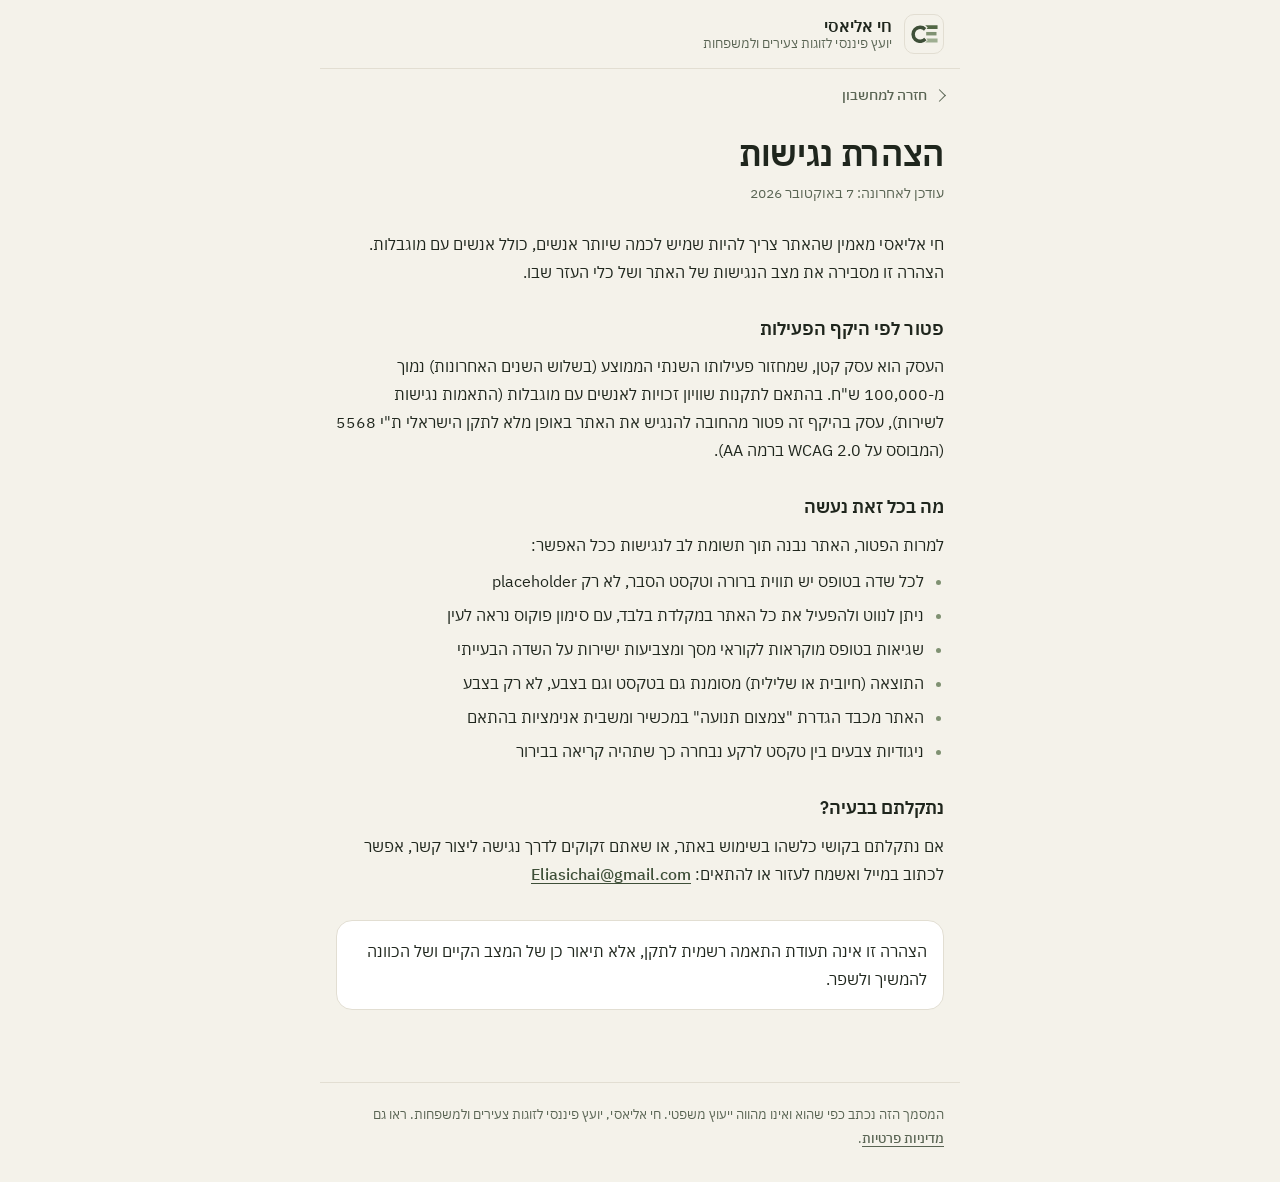
<file: accessibility.html>
<!doctype html>
<html lang="he" dir="rtl">
<head>
<meta charset="utf-8">
<meta name="viewport" content="width=device-width, initial-scale=1">
<title>הצהרת נגישות · חי אליאסי</title>
<meta name="description" content="הצהרת הנגישות של מחשבון התזרים של חי אליאסי.">
<meta name="robots" content="index,follow">
<meta name="theme-color" content="#F4F2EA" media="(prefers-color-scheme: light)">
<meta name="theme-color" content="#121611" media="(prefers-color-scheme: dark)">
<link rel="icon" href="data:image/svg+xml,<svg xmlns='http://www.w3.org/2000/svg' viewBox='0 0 64 64'><rect width='64' height='64' rx='14' fill='%23F4F2EA'/><svg x='8' y='8' width='48' height='48' viewBox='378 108 762 504'><path d='M807.8 190.4A250 250 0 1 0 818.3 543.1L751.1 468.3A150 150 0 1 1 745.4 269.3Z' fill='%233E4F38'/><path d='M778 115H1130V221H818L850 182Z' fill='%23526845'/><path d='M807 306H1100V405H807Z' fill='%237F9172'/><path d='M810 494H1130V603H780L850 541Z' fill='%239EAE91'/></svg></svg>">
<link rel="preconnect" href="https://fonts.googleapis.com">
<link rel="preconnect" href="https://fonts.gstatic.com" crossorigin>
<link rel="stylesheet" href="https://fonts.googleapis.com/css2?family=IBM+Plex+Sans+Hebrew:wght@400;500;600;700&display=swap">
<link rel="stylesheet" href="shared/style.css">
<style>
  /* עמודי טקסט משפטיים: הבסיס מ-shared/style.css */
  body{line-height:1.75}
  .back{display:inline-flex;align-items:center;min-height:44px;margin-top:4px;font-size:.9rem;color:var(--ink-2);text-decoration:none}
  .back::before{content:"";width:8px;height:8px;border:solid currentColor;border-width:0 1.75px 1.75px 0;transform:rotate(-45deg);margin-inline-end:8px}
  main{padding-block:16px 24px}
  h1{font-weight:600;font-size:clamp(1.6rem,5vw,2.1rem);line-height:1.25;letter-spacing:-.01em;margin-bottom:6px}
  .updated{color:var(--ink-2);font-size:.88rem;margin-bottom:24px}
  h2{font-weight:600;font-size:1.1rem;margin:28px 0 8px}
  p + p{margin-top:10px}
  ul{margin:8px 0 0;padding-inline-start:20px}
  li + li{margin-top:6px}
  li::marker{color:var(--ink-3)}
  .box{margin-top:32px;padding:16px;border-radius:var(--r-lg);background:var(--surface);border:1px solid var(--line)}
</style>
</head>
<body>

<header class="mast page">
  <div class="logo" aria-hidden="true"><svg width="32" height="21" viewBox="378 108 762 504"><path d="M807.8 190.4A250 250 0 1 0 818.3 543.1L751.1 468.3A150 150 0 1 1 745.4 269.3Z" fill="#3E4F38"/><path d="M778 115H1130V221H818L850 182Z" fill="#526845"/><path d="M807 306H1100V405H807Z" fill="#7F9172"/><path d="M810 494H1130V603H780L850 541Z" fill="#9EAE91"/></svg></div>
  <div class="name">
    <b>חי אליאסי</b>
    <span>יועץ פיננסי לזוגות צעירים ולמשפחות</span>
  </div>
</header>

<div class="page">
  <a class="back" href="tools/cashflow/">חזרה למחשבון</a>
</div>

<main class="page">
  <h1>הצהרת נגישות</h1>
  <p class="updated">עודכן לאחרונה: 7 באוקטובר 2026</p>

  <section>
    <p>חי אליאסי מאמין שהאתר צריך להיות שמיש לכמה שיותר אנשים, כולל אנשים עם מוגבלות. הצהרה זו מסבירה את מצב הנגישות של האתר ושל כלי העזר שבו.</p>
  </section>

  <section>
    <h2>פטור לפי היקף הפעילות</h2>
    <p>העסק הוא עסק קטן, שמחזור פעילותו השנתי הממוצע (בשלוש השנים האחרונות) נמוך מ-100,000 ש"ח. בהתאם לתקנות שוויון זכויות לאנשים עם מוגבלות (התאמות נגישות לשירות), עסק בהיקף זה פטור מהחובה להנגיש את האתר באופן מלא לתקן הישראלי ת"י 5568 (המבוסס על WCAG 2.0 ברמה AA).</p>
  </section>

  <section>
    <h2>מה בכל זאת נעשה</h2>
    <p>למרות הפטור, האתר נבנה תוך תשומת לב לנגישות ככל האפשר:</p>
    <ul>
      <li>לכל שדה בטופס יש תווית ברורה וטקסט הסבר, לא רק placeholder</li>
      <li>ניתן לנווט ולהפעיל את כל האתר במקלדת בלבד, עם סימון פוקוס נראה לעין</li>
      <li>שגיאות בטופס מוקראות לקוראי מסך ומצביעות ישירות על השדה הבעייתי</li>
      <li>התוצאה (חיובית או שלילית) מסומנת גם בטקסט וגם בצבע, לא רק בצבע</li>
      <li>האתר מכבד הגדרת "צמצום תנועה" במכשיר ומשבית אנימציות בהתאם</li>
      <li>ניגודיות צבעים בין טקסט לרקע נבחרה כך שתהיה קריאה בבירור</li>
    </ul>
  </section>

  <section>
    <h2>נתקלתם בבעיה?</h2>
    <p>אם נתקלתם בקושי כלשהו בשימוש באתר, או שאתם זקוקים לדרך נגישה ליצור קשר, אפשר לכתוב במייל ואשמח לעזור או להתאים: <a href="mailto:Eliasichai@gmail.com">Eliasichai@gmail.com</a></p>
  </section>

  <div class="box">
    <p>הצהרה זו אינה תעודת התאמה רשמית לתקן, אלא תיאור כן של המצב הקיים ושל הכוונה להמשיך ולשפר.</p>
  </div>
</main>

<footer class="page">
  <p>המסמך הזה נכתב כפי שהוא ואינו מהווה ייעוץ משפטי. חי אליאסי, יועץ פיננסי לזוגות צעירים ולמשפחות. ראו גם <a href="privacy.html">מדיניות פרטיות</a>.</p>
</footer>

</body>
</html>
</file>
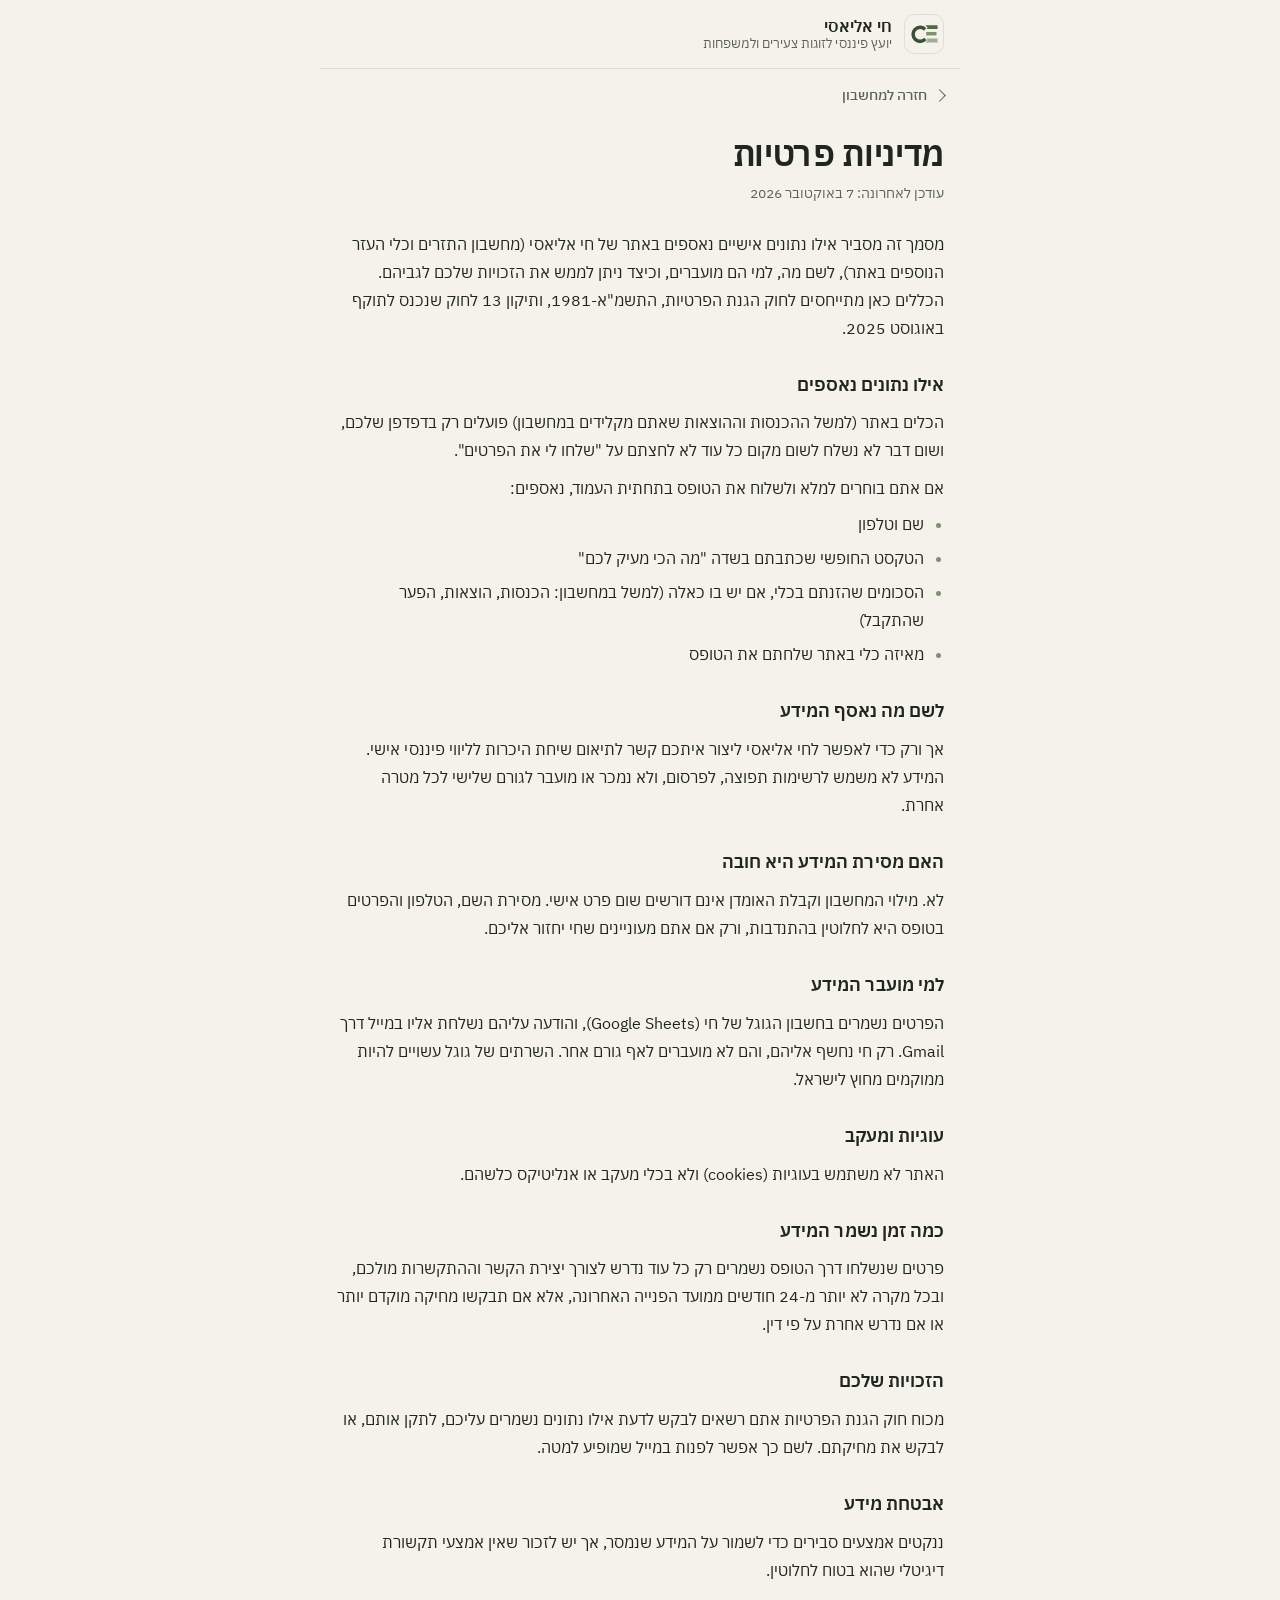
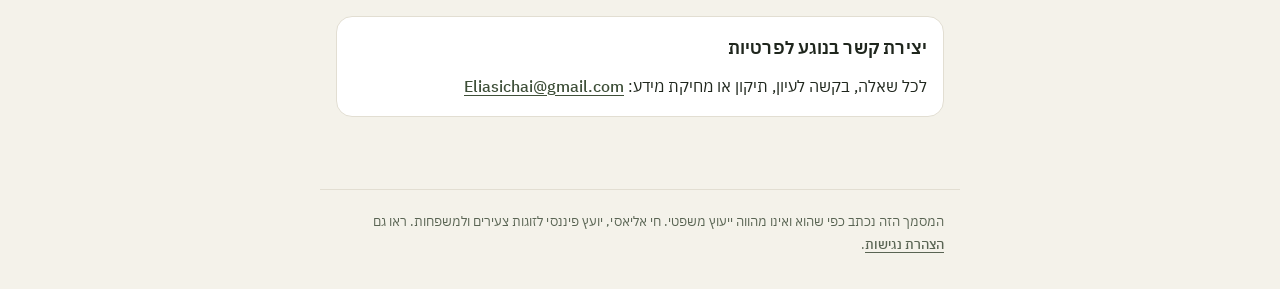
<file: privacy.html>
<!doctype html>
<html lang="he" dir="rtl">
<head>
<meta charset="utf-8">
<meta name="viewport" content="width=device-width, initial-scale=1">
<title>מדיניות פרטיות · חי אליאסי</title>
<meta name="description" content="מדיניות הפרטיות של מחשבון התזרים של חי אליאסי: אילו נתונים נאספים, לשם מה, למי מועברים ומה הזכויות שלכם.">
<meta name="robots" content="index,follow">
<meta name="theme-color" content="#F4F2EA" media="(prefers-color-scheme: light)">
<meta name="theme-color" content="#121611" media="(prefers-color-scheme: dark)">
<link rel="icon" href="data:image/svg+xml,<svg xmlns='http://www.w3.org/2000/svg' viewBox='0 0 64 64'><rect width='64' height='64' rx='14' fill='%23F4F2EA'/><svg x='8' y='8' width='48' height='48' viewBox='378 108 762 504'><path d='M807.8 190.4A250 250 0 1 0 818.3 543.1L751.1 468.3A150 150 0 1 1 745.4 269.3Z' fill='%233E4F38'/><path d='M778 115H1130V221H818L850 182Z' fill='%23526845'/><path d='M807 306H1100V405H807Z' fill='%237F9172'/><path d='M810 494H1130V603H780L850 541Z' fill='%239EAE91'/></svg></svg>">
<link rel="preconnect" href="https://fonts.googleapis.com">
<link rel="preconnect" href="https://fonts.gstatic.com" crossorigin>
<link rel="stylesheet" href="https://fonts.googleapis.com/css2?family=IBM+Plex+Sans+Hebrew:wght@400;500;600;700&display=swap">
<link rel="stylesheet" href="shared/style.css">
<style>
  /* עמודי טקסט משפטיים: הבסיס מ-shared/style.css */
  body{line-height:1.75}
  .back{display:inline-flex;align-items:center;min-height:44px;margin-top:4px;font-size:.9rem;color:var(--ink-2);text-decoration:none}
  .back::before{content:"";width:8px;height:8px;border:solid currentColor;border-width:0 1.75px 1.75px 0;transform:rotate(-45deg);margin-inline-end:8px}
  main{padding-block:16px 24px}
  h1{font-weight:600;font-size:clamp(1.6rem,5vw,2.1rem);line-height:1.25;letter-spacing:-.01em;margin-bottom:6px}
  .updated{color:var(--ink-2);font-size:.88rem;margin-bottom:24px}
  h2{font-weight:600;font-size:1.1rem;margin:28px 0 8px}
  p + p{margin-top:10px}
  ul{margin:8px 0 0;padding-inline-start:20px}
  li + li{margin-top:6px}
  li::marker{color:var(--ink-3)}
  .box{margin-top:32px;padding:16px;border-radius:var(--r-lg);background:var(--surface);border:1px solid var(--line)}
</style>
</head>
<body>

<header class="mast page">
  <div class="logo" aria-hidden="true"><svg width="32" height="21" viewBox="378 108 762 504"><path d="M807.8 190.4A250 250 0 1 0 818.3 543.1L751.1 468.3A150 150 0 1 1 745.4 269.3Z" fill="#3E4F38"/><path d="M778 115H1130V221H818L850 182Z" fill="#526845"/><path d="M807 306H1100V405H807Z" fill="#7F9172"/><path d="M810 494H1130V603H780L850 541Z" fill="#9EAE91"/></svg></div>
  <div class="name">
    <b>חי אליאסי</b>
    <span>יועץ פיננסי לזוגות צעירים ולמשפחות</span>
  </div>
</header>

<div class="page">
  <a class="back" href="tools/cashflow/">חזרה למחשבון</a>
</div>

<main class="page">
  <h1>מדיניות פרטיות</h1>
  <p class="updated">עודכן לאחרונה: 7 באוקטובר 2026</p>

  <section>
    <p>מסמך זה מסביר אילו נתונים אישיים נאספים באתר של חי אליאסי (מחשבון התזרים וכלי העזר הנוספים באתר), לשם מה, למי הם מועברים, וכיצד ניתן לממש את הזכויות שלכם לגביהם. הכללים כאן מתייחסים לחוק הגנת הפרטיות, התשמ"א-1981, ותיקון 13 לחוק שנכנס לתוקף באוגוסט 2025.</p>
  </section>

  <section>
    <h2>אילו נתונים נאספים</h2>
    <p>הכלים באתר (למשל ההכנסות וההוצאות שאתם מקלידים במחשבון) פועלים רק בדפדפן שלכם, ושום דבר לא נשלח לשום מקום כל עוד לא לחצתם על "שלחו לי את הפרטים".</p>
    <p>אם אתם בוחרים למלא ולשלוח את הטופס בתחתית העמוד, נאספים:</p>
    <ul>
      <li>שם וטלפון</li>
      <li>הטקסט החופשי שכתבתם בשדה "מה הכי מעיק לכם"</li>
      <li>הסכומים שהזנתם בכלי, אם יש בו כאלה (למשל במחשבון: הכנסות, הוצאות, הפער שהתקבל)</li>
      <li>מאיזה כלי באתר שלחתם את הטופס</li>
    </ul>
  </section>

  <section>
    <h2>לשם מה נאסף המידע</h2>
    <p>אך ורק כדי לאפשר לחי אליאסי ליצור איתכם קשר לתיאום שיחת היכרות לליווי פיננסי אישי. המידע לא משמש לרשימות תפוצה, לפרסום, ולא נמכר או מועבר לגורם שלישי לכל מטרה אחרת.</p>
  </section>

  <section>
    <h2>האם מסירת המידע היא חובה</h2>
    <p>לא. מילוי המחשבון וקבלת האומדן אינם דורשים שום פרט אישי. מסירת השם, הטלפון והפרטים בטופס היא לחלוטין בהתנדבות, ורק אם אתם מעוניינים שחי יחזור אליכם.</p>
  </section>

  <section>
    <h2>למי מועבר המידע</h2>
    <p>הפרטים נשמרים בחשבון הגוגל של חי (Google Sheets), והודעה עליהם נשלחת אליו במייל דרך Gmail. רק חי נחשף אליהם, והם לא מועברים לאף גורם אחר. השרתים של גוגל עשויים להיות ממוקמים מחוץ לישראל.</p>
  </section>

  <section>
    <h2>עוגיות ומעקב</h2>
    <p>האתר לא משתמש בעוגיות (cookies) ולא בכלי מעקב או אנליטיקס כלשהם.</p>
  </section>

  <section>
    <h2>כמה זמן נשמר המידע</h2>
    <p>פרטים שנשלחו דרך הטופס נשמרים רק כל עוד נדרש לצורך יצירת הקשר וההתקשרות מולכם, ובכל מקרה לא יותר מ-24 חודשים ממועד הפנייה האחרונה, אלא אם תבקשו מחיקה מוקדם יותר או אם נדרש אחרת על פי דין.</p>
  </section>

  <section>
    <h2>הזכויות שלכם</h2>
    <p>מכוח חוק הגנת הפרטיות אתם רשאים לבקש לדעת אילו נתונים נשמרים עליכם, לתקן אותם, או לבקש את מחיקתם. לשם כך אפשר לפנות במייל שמופיע למטה.</p>
  </section>

  <section>
    <h2>אבטחת מידע</h2>
    <p>ננקטים אמצעים סבירים כדי לשמור על המידע שנמסר, אך יש לזכור שאין אמצעי תקשורת דיגיטלי שהוא בטוח לחלוטין.</p>
  </section>

  <div class="box">
    <h2 style="margin-top:0">יצירת קשר בנוגע לפרטיות</h2>
    <p>לכל שאלה, בקשה לעיון, תיקון או מחיקת מידע: <a href="mailto:Eliasichai@gmail.com">Eliasichai@gmail.com</a></p>
  </div>
</main>

<footer class="page">
  <p>המסמך הזה נכתב כפי שהוא ואינו מהווה ייעוץ משפטי. חי אליאסי, יועץ פיננסי לזוגות צעירים ולמשפחות. ראו גם <a href="accessibility.html">הצהרת נגישות</a>.</p>
</footer>

</body>
</html>
</file>
<file: shared/style.css>
/* שפת העיצוב של כל האתר: Flat + Swiss בפלטת הלוגו (logo/README.md).
   בלי צללים, בלי גרדיאנטים, הפרדה בקווים דקים ובמשטחי צבע. נייד קודם.
   admin/admin.css מוסיף רק את מה שייחודי למערכת הניהול. */

:root{
  color-scheme:light;
  --bg:#F4F2EA;          /* אריח השמנת של הלוגו */
  --surface:#FFFFFF;
  --surface-2:#EEEBE1;
  --line:#E2DED2;
  --line-strong:#CFCABB;
  --ink:#1F261D;
  --ink-2:#596453;       /* טקסט משני, 6:1 על לבן */
  --ink-3:#7F9172;       /* דקורטיבי בלבד */
  --placeholder:#67735F; /* 5:1 על לבן */
  --primary:#3E4F38;     /* ה-C של הלוגו */
  --primary-press:#2F3C2A;
  --on-primary:#FFFFFF;
  --primary-soft:#E5EADF;
  --accent:#526845;
  --sage:#9EAE91;
  --warn:#7E5310;
  --warn-soft:#F5EAD3;
  --danger:#963528;
  --danger-soft:#F5E1DC;
  --wa:#1F7A46;
  --t:150ms ease;
  --r:12px;
  --r-lg:16px;
}
@media (prefers-color-scheme:dark){
  :root{
    color-scheme:dark;
    --bg:#121611;
    --surface:#1A2018;
    --surface-2:#232B21;
    --line:#2C3529;
    --line-strong:#3B4637;
    --ink:#ECEAE2;
    --ink-2:#AAB4A3;
    --ink-3:#7F9172;
    --placeholder:#7F9172;
    --primary:#9EAE91;
    --primary-press:#B3C1A8;
    --on-primary:#121611;
    --primary-soft:#26301F;
    --accent:#9EAE91;
    --sage:#7F9172;
    --warn:#E3B76A;
    --warn-soft:#332917;
    --danger:#E8A094;
    --danger-soft:#3A221E;
    --wa:#5FCB8C;
  }
}

*{box-sizing:border-box}
html{-webkit-text-size-adjust:100%;-webkit-tap-highlight-color:transparent}
body{
  direction:rtl;margin:0;background:var(--bg);color:var(--ink);
  font-family:"IBM Plex Sans Hebrew","Segoe UI",system-ui,sans-serif;
  font-size:16px;line-height:1.6;-webkit-font-smoothing:antialiased;
  font-variant-numeric:tabular-nums;
  min-height:100vh;overflow-x:hidden;
}
h1,h2,h3,p{margin:0}
a{color:var(--primary);font-weight:500;text-underline-offset:3px}
:focus-visible{outline:2px solid var(--primary);outline-offset:2px;border-radius:6px}
[hidden]{display:none !important}
button{font:inherit;color:inherit}
/* hidden but read by screen readers. Never left:-9999px: in RTL that widens the page */
.sr{position:absolute;width:1px;height:1px;padding:0;margin:-1px;overflow:hidden;clip:rect(0 0 0 0);clip-path:inset(50%);white-space:nowrap;border:0}

/* layout wrapper: horizontal only (tasks/lessons.md) */
.page{max-width:40rem;margin-inline:auto;padding-inline:16px}

/* top bar: logo on the cream tile, name beside it */
.mast{display:flex;align-items:center;gap:12px;padding-block:14px;border-bottom:1px solid var(--line)}
.mast .name{display:flex;flex-direction:column;line-height:1.25}
.logo{flex:none;width:40px;height:40px;border-radius:10px;background:#F4F2EA;display:grid;place-items:center;border:1px solid var(--line)}
.logo img,.logo svg{display:block;width:27px;height:auto}
.mast b{font-weight:600;font-size:1rem}
.mast span{font-size:.8rem;color:var(--ink-2)}

/* page intro */
.hero{padding-block:32px 8px}
.eyebrow{display:inline-block;font-size:.8rem;font-weight:600;color:var(--accent);letter-spacing:.02em;margin-bottom:10px}
.hero h1{font-weight:600;text-wrap:balance;font-size:clamp(1.75rem,6.5vw,2.4rem);line-height:1.2;letter-spacing:-.015em}
.hero p{margin-top:12px;color:var(--ink-2);font-size:1.02rem;max-width:32rem}

/* section label */
.grp,.sec{display:flex;align-items:center;gap:8px;margin-block:28px 10px;font-size:.8rem;font-weight:600;color:var(--ink-2);letter-spacing:.02em}

/* surfaces */
.card{background:var(--surface);border:1px solid var(--line);border-radius:var(--r-lg);overflow:hidden}
.card + .card{margin-top:12px}
.row{padding:16px}
.row + .row{border-top:1px solid var(--line)}
.row h2{font-size:1rem;font-weight:600;margin-bottom:10px}
.lbl,.row > label{display:block;font-weight:500;font-size:.88rem;color:var(--ink);margin-bottom:6px}
.hint{display:block;font-size:.85rem;color:var(--ink-2);margin-top:-2px;margin-bottom:10px}
.err{color:var(--danger);font-weight:500;font-size:.88rem;margin-top:8px}
.err:empty{display:none}
.center{text-align:center}
.empty{color:var(--ink-2);text-align:center}

/* fields */
.field{
  width:100%;min-height:48px;font:inherit;font-size:1rem;color:var(--ink);
  background:var(--surface);border:1px solid var(--line-strong);border-radius:10px;padding:10px 12px;
  transition:border-color var(--t),box-shadow var(--t);
}
textarea.field{min-height:96px;resize:vertical;line-height:1.5}
.field::placeholder{color:var(--placeholder)}
.field:focus{outline:none;border-color:var(--primary);box-shadow:0 0 0 3px var(--primary-soft)}
.field[aria-invalid="true"]{border-color:var(--danger)}
.field[dir="ltr"]{text-align:right}
.money{position:relative}
.money .field{padding-inline-end:36px}
.money::after{content:"₪";position:absolute;inset-inline-end:14px;top:50%;transform:translateY(-50%);color:var(--ink-2);pointer-events:none}

/* segmented choices */
.pills{display:flex;flex-wrap:wrap;gap:8px}
.pills label{position:relative;cursor:pointer}
.pills input{position:absolute;opacity:0;inset:0;margin:0;cursor:pointer}
.pills span{
  display:inline-flex;align-items:center;min-height:40px;padding:0 14px;border-radius:10px;
  background:var(--surface);border:1px solid var(--line-strong);font-size:.92rem;font-weight:500;
  transition:background var(--t),border-color var(--t),color var(--t);
}
.pills input:checked + span{background:var(--primary);border-color:var(--primary);color:var(--on-primary)}
.pills input:focus-visible + span{outline:2px solid var(--primary);outline-offset:2px}

/* buttons */
.go{
  display:flex;align-items:center;justify-content:center;width:100%;min-height:52px;margin-top:16px;
  font-weight:600;font-size:1.02rem;color:var(--on-primary);background:var(--primary);
  border:0;border-radius:10px;padding:0 16px;cursor:pointer;transition:background var(--t);
}
.go:active{background:var(--primary-press)}
.go:disabled{opacity:.5;cursor:progress}
.ghost{
  display:inline-flex;align-items:center;justify-content:center;gap:6px;min-height:44px;padding:0 14px;
  font-weight:500;font-size:.92rem;cursor:pointer;text-decoration:none;white-space:nowrap;
  background:var(--surface);color:var(--ink);border:1px solid var(--line-strong);border-radius:10px;
  transition:background var(--t),border-color var(--t);
}
.ghost:active{background:var(--surface-2)}
.ghost:disabled{opacity:.5;cursor:progress}
.ghost svg{width:18px;height:18px;flex:none}
.ghost.wa,.ghost.wa svg{color:var(--wa)}
.link-btn{background:none;border:0;padding:0;color:var(--ink-2);text-decoration:underline;cursor:pointer}

/* status + misc */
.demo{margin-top:12px;padding:10px 12px;border-radius:var(--r);background:var(--warn-soft);color:var(--warn);font-size:.85rem;font-weight:500}
.spinner{width:28px;height:28px;border-radius:50%;border:2.5px solid var(--line);border-top-color:var(--primary);animation:spin .8s linear infinite;margin:48px auto}
@keyframes spin{to{transform:rotate(360deg)}}
footer{margin-top:48px;padding-block:20px 32px;border-top:1px solid var(--line);color:var(--ink-2);font-size:.82rem;line-height:1.8}
footer a{color:var(--ink-2)}

/* lead form (shared/lead.js) */
hai-lead{display:block;margin-top:24px}
.lead-form h3,.lead-done h3{font-weight:600;font-size:1.2rem}
.lead-form .sub{font-size:.92rem;color:var(--ink-2);margin-top:4px}
.lead-form .fld{margin-top:14px}
.lead-form .fld label{display:block;font-weight:500;font-size:.88rem;margin-bottom:6px}
.lead-form .fld i{font-style:normal;font-weight:400;color:var(--ink-2)}
.lead-form .consent{font-size:.82rem;color:var(--ink-2);margin-top:14px}
.lead-form .hp{display:none}
.lead-done{border-color:var(--primary)}
.lead-done h3{color:var(--primary)}
.lead-done p{color:var(--ink-2);margin-top:4px}

@media (prefers-reduced-motion:reduce){
  *{transition:none !important;animation:none !important}
}
</file>
<file: admin/admin.css>
/* מערכת הניהול: רק מה שייחודי לה. הבסיס (צבעים, גופן, כרטיסים, שדות, כפתורים) ב-shared/style.css */

body{line-height:1.55;padding-bottom:calc(4.75rem + env(safe-area-inset-bottom))}

/* top bar */
.mast{
  position:sticky;top:0;z-index:6;
  margin-inline:-16px;padding:calc(10px + env(safe-area-inset-top)) 16px 10px;
  background:var(--bg);border-bottom:1px solid var(--line);
}
.icon-btn{
  margin-inline-start:auto;width:44px;height:44px;border-radius:10px;border:1px solid var(--line);
  background:var(--surface);color:var(--ink-2);display:grid;place-items:center;cursor:pointer;
  transition:background var(--t),color var(--t);
}
.icon-btn:active{background:var(--surface-2);color:var(--ink)}
.icon-btn.spin svg{animation:spin .8s linear infinite}
.login{margin-top:12vh}
#view{padding-top:4px}
#view:focus{outline:none}

/* bottom tabs: solid, no blur */
.tabs{
  position:fixed;inset-inline:0;bottom:0;z-index:5;display:flex;justify-content:center;
  background:var(--surface);border-top:1px solid var(--line);padding-bottom:env(safe-area-inset-bottom);
}
.tabs a{
  flex:1;max-width:7.5rem;min-height:56px;display:flex;flex-direction:column;align-items:center;justify-content:center;gap:2px;
  color:var(--ink-2);text-decoration:none;font-size:.75rem;font-weight:500;
}
.tabs a i{display:grid;place-items:center;width:56px;height:28px;border-radius:999px;transition:background var(--t)}
.tabs svg{width:22px;height:22px;fill:none;stroke:currentColor;stroke-width:1.75;stroke-linecap:round;stroke-linejoin:round}
.tabs a[aria-current="page"]{color:var(--primary);font-weight:600}
.tabs a[aria-current="page"] i{background:var(--primary-soft)}

/* page headings */
.head{display:flex;align-items:flex-end;justify-content:space-between;gap:12px;margin-block:20px 4px}
.head h1{font-size:1.6rem;font-weight:600;letter-spacing:-.01em;line-height:1.2}
.head small{color:var(--ink-2);font-size:.85rem;padding-bottom:3px}
.sec{
  display:flex;align-items:center;gap:8px;margin-block:24px 8px;
  font-size:.8rem;font-weight:600;color:var(--ink-2);letter-spacing:.02em;
}
.sec .n{
  min-width:20px;height:20px;padding-inline:6px;border-radius:999px;display:inline-grid;place-items:center;
  background:var(--surface-2);color:var(--ink-2);font-size:.72rem;font-weight:600;
}
.sec .n.hot{background:var(--warn-soft);color:var(--warn)}
.back{display:inline-flex;align-items:center;min-height:44px;margin-top:4px;color:var(--ink-2);font-weight:500;text-decoration:none;font-size:.9rem}
.back::before{content:"";width:8px;height:8px;border:solid currentColor;border-width:0 1.75px 1.75px 0;transform:rotate(-45deg);margin-inline-end:8px}

/* surfaces */
.lbl,.row > label{font-size:.85rem;color:var(--ink-2)}
.row .field + .lbl,.row .pills + .lbl,.row .money + .lbl,.row .field + label,.row datalist + .lbl{margin-top:14px}
.hint{margin-top:-4px}
.empty,.all-clear{padding:24px 16px;text-align:center;color:var(--ink-2);font-size:.92rem}
.all-clear b{display:block;color:var(--ink);font-weight:600;margin-bottom:2px}
.note{color:var(--ink-2);font-size:.85rem}

select.field{
  appearance:none;-webkit-appearance:none;padding-inline-end:40px;
  background-image:url("data:image/svg+xml,%3Csvg xmlns='http://www.w3.org/2000/svg' viewBox='0 0 12 8'%3E%3Cpath d='M1 1.5l5 5 5-5' fill='none' stroke='%237F9172' stroke-width='1.6' stroke-linecap='round' stroke-linejoin='round'/%3E%3C/svg%3E");
  background-repeat:no-repeat;background-size:12px;background-position:left 14px center;
}
.search{margin-block:12px 10px}

.btns{display:flex;gap:8px;flex-wrap:wrap}
.btns .ghost{flex:1 1 auto;min-width:4.5rem}
.danger{width:100%;margin-top:20px;color:var(--danger);border-color:var(--danger-soft);background:var(--danger-soft)}
.danger:active{background:var(--danger-soft);border-color:var(--danger)}

/* list items */
.item{display:flex;align-items:center;gap:12px;padding:12px 16px;min-height:64px;color:var(--ink);text-decoration:none;transition:background var(--t)}
.item + .item{border-top:1px solid var(--line)}
a.item:active,button.item:active{background:var(--surface-2)}
button.item{width:100%;border:0;background:none;text-align:inherit;cursor:pointer}
.item .main{flex:1;min-width:0}
.item b{display:block;font-weight:600;font-size:.98rem;overflow:hidden;text-overflow:ellipsis;white-space:nowrap}
.item small{display:block;color:var(--ink-2);font-size:.82rem;overflow:hidden;text-overflow:ellipsis;white-space:nowrap}
.item .end{flex:none;display:flex;align-items:center;gap:10px}
.item .when{flex:none;width:72px;padding-inline-end:12px;border-inline-end:2px solid var(--sage);font-weight:600;font-size:.95rem;line-height:1.25}
.item .when small{font-weight:400;font-size:.75rem;overflow:visible;white-space:nowrap}
.dot{width:8px;height:8px;border-radius:50%;background:var(--warn);flex:none}
.amt{font-weight:600;white-space:nowrap}
.quick{
  width:44px;height:44px;border-radius:10px;display:grid;place-items:center;flex:none;
  color:var(--wa);border:1px solid var(--line);transition:background var(--t);
}
.quick:active{background:var(--surface-2)}
.quick svg{width:20px;height:20px}

/* stage badges: muted, color only where it means something */
.badge{display:inline-flex;align-items:center;gap:6px;height:24px;padding:0 9px;border-radius:6px;font-size:.75rem;font-weight:600;white-space:nowrap;background:var(--surface-2);color:var(--ink-2)}
.badge::before{content:"";width:6px;height:6px;border-radius:50%;background:currentColor;opacity:.8}
.badge.new{background:var(--warn-soft);color:var(--warn)}
.badge.contact,.badge.intro{background:var(--primary-soft);color:var(--accent)}
.badge.sent{background:var(--surface);color:var(--ink-2);box-shadow:inset 0 0 0 1px var(--line-strong)}
.badge.signed,.badge.active{background:var(--primary);color:var(--on-primary)}
.badge.lost{background:var(--danger-soft);color:var(--danger)}

/* filters */
.chips{display:flex;gap:8px;overflow-x:auto;margin-inline:-16px;padding:0 16px 4px;margin-bottom:12px;scrollbar-width:none}
.chips::-webkit-scrollbar{display:none}
.chips button{
  flex:none;min-height:36px;padding:0 14px;border-radius:999px;cursor:pointer;font-size:.88rem;font-weight:500;
  border:1px solid var(--line-strong);background:var(--surface);color:var(--ink-2);transition:background var(--t),color var(--t);
}
.chips button[aria-pressed="true"]{background:var(--ink);border-color:var(--ink);color:var(--bg)}
.fab{
  position:fixed;inset-inline-start:max(16px,calc(50vw - 19rem));bottom:calc(72px + env(safe-area-inset-bottom));z-index:4;
  display:inline-flex;align-items:center;gap:8px;min-height:52px;padding:0 20px;border:0;border-radius:14px;cursor:pointer;
  font-weight:600;color:var(--on-primary);background:var(--primary);transition:background var(--t);
}
.fab:active{background:var(--primary-press)}
.fab::before{content:"+";font-size:1.4rem;font-weight:400;line-height:1}

/* person card */
.who{padding:16px}
.who .top{display:flex;justify-content:space-between;align-items:flex-start;gap:12px}
.who h1{font-size:1.4rem;font-weight:600;line-height:1.25;letter-spacing:-.01em}
.who .meta{color:var(--ink-2);font-size:.85rem;margin-top:4px}
.nextup{display:flex;align-items:center;gap:14px}
.nextup .cal{flex:none;width:52px;border-radius:10px;overflow:hidden;text-align:center;border:1px solid var(--line)}
.nextup .cal i{display:block;font-style:normal;font-size:.7rem;font-weight:600;background:var(--primary);color:var(--on-primary);padding:2px 0}
.nextup .cal b{display:block;font-size:1.25rem;font-weight:600;line-height:1.7}
.progress{display:flex;gap:6px}
.progress i{flex:1;height:6px;border-radius:3px;background:var(--surface-2)}
.progress i.on{background:var(--primary)}
.facts{display:grid;grid-template-columns:repeat(3,1fr);border:1px solid var(--line);border-radius:var(--r);overflow:hidden}
.facts div{padding:10px 8px;text-align:center}
.facts div + div{border-inline-start:1px solid var(--line)}
.facts small{display:block;color:var(--ink-2);font-size:.75rem}
.facts b{font-weight:600}
.facts .due b{color:var(--danger)}
.facts .clear b{color:var(--primary)}
.linkbox{direction:ltr;text-align:left;font-size:.78rem;word-break:break-all;background:var(--surface-2);border-radius:8px;padding:10px 12px;color:var(--ink-2);margin-block:8px 12px;font-family:ui-monospace,Consolas,monospace}
.docs{display:flex;gap:20px;flex-wrap:wrap}
.docs a{display:inline-flex;align-items:center;min-height:44px}

/* timeline */
.tl{list-style:none;margin:0;padding:4px 16px 8px}
.tl li{position:relative;padding:12px 0;padding-inline-start:22px}
.tl li + li{border-top:1px solid var(--line)}
.tl li::before{content:"";position:absolute;inset-inline-start:2px;top:19px;width:8px;height:8px;border-radius:50%;background:var(--surface);box-shadow:inset 0 0 0 2px var(--sage)}
.tl li.lead::before{box-shadow:inset 0 0 0 2px var(--warn)}
.tl li.meeting::before,.tl li.onboarding::before{box-shadow:inset 0 0 0 2px var(--accent)}
.tl li.payment::before{background:var(--primary);box-shadow:none}
.tl time{display:block;font-size:.75rem;color:var(--ink-2)}
.tl p{white-space:pre-wrap;font-size:.92rem;overflow-wrap:anywhere;margin-top:2px}
.kv{margin:8px 0 0;display:grid;grid-template-columns:auto 1fr;gap:4px 16px;font-size:.84rem;border:1px solid var(--line);border-radius:8px;padding:10px 12px}
.kv dt{color:var(--ink-2)}
.kv dd{margin:0;font-weight:500}
details.more > summary{cursor:pointer;font-weight:600;list-style:none;display:flex;justify-content:space-between;align-items:center;min-height:28px}
details.more > summary::-webkit-details-marker{display:none}
details.more > summary::after{content:"";width:8px;height:8px;border:solid var(--ink-3);border-width:0 1.75px 1.75px 0;transform:rotate(45deg);transition:transform var(--t)}
details.more[open] > summary::after{transform:rotate(-135deg)}
details.more[open] > summary{margin-bottom:12px}

/* tools */
.tool h2{font-size:1.05rem;font-weight:600;margin:0}
.tool p{color:var(--ink-2);font-size:.9rem;margin-top:4px}
.tool .tags{display:flex;gap:6px;flex-wrap:wrap;margin-top:10px}
.tool .btns{margin-top:14px}
.tool + .tool{margin-top:12px}

/* stats */
.tiles{display:grid;grid-template-columns:1fr 1fr;border:1px solid var(--line);border-radius:var(--r-lg);overflow:hidden;background:var(--surface)}
.tile{padding:14px 16px;border:0;border-radius:0}
.tile:nth-child(even){border-inline-start:1px solid var(--line)}
.tile:nth-child(n+3){border-top:1px solid var(--line)}
.tiles .card + .card{margin-top:0}
.tile small{display:block;color:var(--ink-2);font-size:.8rem}
.tile b{display:block;font-size:1.6rem;font-weight:600;letter-spacing:-.01em;margin-top:2px}
.bars{display:flex;align-items:flex-end;gap:10px;height:150px;padding-top:12px}
.bars div{flex:1;display:flex;flex-direction:column;align-items:center;justify-content:flex-end;height:100%;gap:4px;min-width:0}
.bars i{display:block;width:100%;max-width:36px;border-radius:4px 4px 0 0;background:var(--primary);min-height:2px}
.bars div:not(:last-child) i{background:var(--sage)}
.bars small{font-size:.72rem;color:var(--ink-2);white-space:nowrap}
.bars em{font-style:normal;font-size:.72rem;font-weight:600;white-space:nowrap}
.share{display:flex;align-items:center;gap:10px}
.share .bar{flex:1;height:6px;border-radius:3px;background:var(--surface-2);overflow:hidden}
.share .bar i{display:block;height:100%;background:var(--accent)}
.share .amt{width:2.5rem;text-align:left;font-size:.9rem}

/* bottom sheet */
.sheet{
  border:0;padding:0;width:min(40rem,100%);max-width:100%;margin:auto auto 0;
  border-radius:18px 18px 0 0;background:var(--surface);color:var(--ink);
  max-height:88vh;overflow:auto;padding-bottom:env(safe-area-inset-bottom);
}
.sheet::backdrop{background:rgba(18,22,17,.45)}
.sheet[open]{animation:sheet-in 200ms ease-out}
@keyframes sheet-in{from{transform:translateY(24px);opacity:.6}}
@media (min-width:640px){.sheet{margin:auto;border-radius:18px}}
.sheet .row:first-child{display:flex;flex-direction:row-reverse;justify-content:space-between;align-items:center}
.sheet .row:first-child h2{font-size:1.1rem;margin:0}
.sheet .x{width:44px;height:44px;margin:-10px -10px -10px 0;background:none;border:0;border-radius:10px;font-size:1.5rem;line-height:1;color:var(--ink-2);cursor:pointer}
.sheet .x:active{background:var(--surface-2)}

.toast{
  position:fixed;inset-inline:16px;bottom:calc(76px + env(safe-area-inset-bottom));z-index:20;margin-inline:auto;max-width:22rem;
  background:var(--ink);color:var(--bg);border-radius:10px;padding:12px 16px;text-align:center;font-weight:500;font-size:.92rem;
  opacity:0;transform:translateY(8px);pointer-events:none;transition:opacity 180ms ease,transform 180ms ease;
}
.toast.on{opacity:1;transform:none}
.toast.bad{background:var(--danger);color:#fff}

/* person header extras */
.who + .row{border-top:1px solid var(--line)}
.phone-copy{
  display:inline-flex;align-items:center;gap:6px;min-height:36px;margin-top:6px;margin-inline-start:-8px;padding:0 8px;
  background:none;border:0;border-radius:8px;color:var(--ink);font-size:.95rem;cursor:pointer;transition:background var(--t);
}
.phone-copy:active{background:var(--surface-2)}
.phone-copy svg{width:16px;height:16px;color:var(--ink-3)}
.btns .ghost{flex:1 1 0}

/* מחשב: מצביע עכבר מקבל ריחוף, מסך רחב מקבל תפריט צד במקום הסרגל התחתון.
   הכל כאן, אז גם התוכנית הכלכלית (שטוענת את הקובץ הזה) מקבלת את אותו מבנה. */
@media (hover:hover){
  a.item:hover,button.item:hover,a.tile:hover,.add:hover{background:var(--surface-2)}
  .ghost:hover,.icon-btn:hover,.go-mini:hover{background:var(--surface-2);border-color:var(--ink-3)}
  .go:hover,.fab:hover{background:var(--primary-press)}
  .chips button:not([aria-pressed="true"]):hover{border-color:var(--ink-3);color:var(--ink)}
  .tabs a:not([aria-current="page"]):hover{color:var(--ink)}
  .tabs a:not([aria-current="page"]):hover i{background:var(--surface-2)}
  .back:hover{color:var(--ink)}
}
@media (min-width:1024px){
  :root{--rail:15rem}
  body{padding-bottom:4rem}
  body:has(#tabs:not([hidden])){padding-inline-start:var(--rail)}
  .page{max-width:56rem;padding-inline:32px}
  .mast{margin-inline:-32px;padding-inline:32px}
  .tabs{
    inset:0 0 0 auto;width:var(--rail);flex-direction:column;justify-content:flex-start;gap:4px;
    padding:76px 12px 24px;border-top:0;border-inline-end:1px solid var(--line);background:var(--surface);
  }
  .tabs a{flex:none;max-width:none;min-height:44px;flex-direction:row;justify-content:flex-start;gap:12px;padding-inline:4px;font-size:.95rem;border-radius:10px}
  .tabs a i{width:40px;height:36px;border-radius:10px}
  .head{margin-top:32px}
  .head h1{font-size:1.9rem}
  .fab{inset-inline-start:calc(var(--rail) + max(0px, (100vw - var(--rail) - 56rem) / 2) + 32px);bottom:28px}
  .toast{bottom:28px}
  .chips{margin-inline:0;padding-inline:0;flex-wrap:wrap}
  .tiles{grid-template-columns:repeat(4,1fr)}
  .tile:nth-child(n){border-top:0;border-inline-start:0}
  .tile + .tile{border-inline-start:1px solid var(--line)}
  .tool-grid{display:grid;grid-template-columns:1fr 1fr;gap:16px;align-items:start}
  .tool-grid .spinner,.tool-grid > .card:only-child:not(.tool){grid-column:1/-1}
  .tool + .tool{margin-top:0}
  .bars{height:200px}
  .ybars{height:220px}
  .login,#gate{max-width:26rem;margin-inline:auto}
}
</file>
<file: plan/plan.css>
/* התוכנית הכלכלית: רק מה שייחודי לה. הבסיס ב-shared/style.css, טאבים, גיליונות ושורות רשימה ב-admin/admin.css */

/* income vs expense in charts: two far ends of the logo greens, readable in both themes */
:root{--inc:#3E4F38;--exp:#9EAE91}
@media (prefers-color-scheme:dark){:root{--inc:#9EAE91;--exp:#526845}}
select,input,textarea{font:inherit}

/* save state in the top bar */
.save-state{margin-inline-start:auto;font-size:.78rem;font-weight:500;color:var(--ink-2);white-space:nowrap}
.save-state.ok{color:var(--accent)}
.save-state.ok::before{content:"";display:inline-block;width:6px;height:6px;border-radius:50%;background:currentColor;margin-inline-end:6px;vertical-align:middle}
.save-state.bad{color:var(--danger)}

/* entry */
#gate{margin-top:10vh}
.gate h2{font-size:1.15rem;font-weight:600;margin-bottom:4px}
.pin{font-size:1.6rem;letter-spacing:.5em;text-align:center;direction:ltr;max-width:12rem;margin-inline:auto;display:block}
.check{display:flex;align-items:center;gap:10px;min-height:44px;cursor:pointer;font-size:.92rem}
.check input{width:20px;height:20px;accent-color:var(--primary);flex:none;margin:0}

/* tone of a cashflow number: below 0, up to 1,000, above */
.tone-neg{color:var(--danger)}
.tone-mid{color:var(--warn)}
.tone-pos{color:var(--primary)}
.muted{color:var(--ink-2);font-weight:500 !important}

/* headings */
.head > div{min-width:0}
.head small{display:block;padding:2px 0 0}
.head select{width:auto;min-height:40px}
.mt{margin-top:12px}

/* home */
.hero-num{display:block;padding:18px 16px;margin-top:12px;color:var(--ink);text-decoration:none}
.hero-num small{display:block;color:var(--ink-2);font-size:.85rem}
.hero-num b{display:block;font-size:2.4rem;font-weight:600;letter-spacing:-.02em;line-height:1.15;margin-block:4px}
.hero-num .hint{display:block;margin:0}
.go-link{display:inline-flex;align-items:center;margin-top:10px;color:var(--primary);font-weight:600;font-size:.92rem}
.go-link::after{content:"";width:7px;height:7px;border:solid currentColor;border-width:0 0 1.75px 1.75px;transform:rotate(45deg);margin-inline-start:8px}
.tiles{margin-top:12px}
a.tile{color:var(--ink);text-decoration:none}
a.tile:active{background:var(--surface-2)}
.tile b{font-size:1.25rem}
.meter{flex:none;width:30%;height:6px;border-radius:3px;background:var(--surface-2);overflow:hidden}
.meter i{display:block;height:100%;background:var(--accent)}
.meter.wide{width:100%;margin-top:10px}

/* summary bar on top of a screen */
.sum-bar{display:grid;grid-template-columns:repeat(3,1fr);margin-top:12px}
.stat{padding:12px 10px;text-align:center;min-width:0}
.stat + .stat{border-inline-start:1px solid var(--line)}
.stat small{display:block;color:var(--ink-2);font-size:.75rem;line-height:1.3}
.stat b{display:block;font-size:1.05rem;font-weight:600;white-space:nowrap;overflow:hidden;text-overflow:ellipsis}

/* budget vs actual summary */
.sum-grid{margin-top:12px;padding:6px 16px}
.sum-grid > div{display:grid;grid-template-columns:1fr 6.5rem 6.5rem;align-items:center;gap:8px;min-height:36px}
.sum-grid > div + div{border-top:1px solid var(--line)}
.sum-grid span{font-size:.92rem}
.sum-grid b{font-weight:600;text-align:left;white-space:nowrap}
.sum-grid small{color:var(--ink-2);font-size:.75rem;text-align:left}
.sum-grid .sg-head{min-height:24px}
.sum-grid .sg-total b{font-size:1.1rem}

/* book switch */
.seg{display:flex;padding:3px;border-radius:12px;background:var(--surface-2);margin-top:12px}
.head .seg{margin:0;flex:none}
.seg button{flex:1;min-height:38px;padding:0 16px;border:0;border-radius:9px;background:none;cursor:pointer;font-weight:500;color:var(--ink-2)}
.seg button[aria-pressed="true"]{background:var(--surface);color:var(--ink);font-weight:600;box-shadow:inset 0 0 0 1px var(--line)}

/* editable lines */
.line{display:grid;grid-template-columns:minmax(0,1fr) 8.5rem 36px;align-items:center;gap:8px;padding:8px 12px 8px 8px;min-height:60px}
.line + .line,.line + .add,.block + .add,.block + .block,.mline + .mline,.mline + .add{border-top:1px solid var(--line)}
.line .money .field{min-height:44px}
.field.name{border-color:transparent;background:none;padding-inline:4px;min-height:44px;font-weight:500}
.field.name:hover{border-color:var(--line)}
.field.name:focus{border-color:var(--primary);background:var(--surface)}
.name-wrap{display:flex;flex-direction:column;min-width:0}
.name.static{display:flex;flex-direction:column;padding-inline:4px;min-width:0}
.name.static span{font-weight:500;overflow:hidden;text-overflow:ellipsis}
.name.static small{font-size:.75rem;color:var(--ink-2)}
b.name.static{font-weight:600}
.line.linked{background:var(--bg)}
.line .amt,.line.var .amt{text-align:left;padding-inline-end:4px;font-weight:600}
.line.var{grid-template-areas:"n a d" "t t t";grid-template-columns:minmax(0,1fr) 8.5rem 36px;row-gap:4px}
.line.var .name-wrap{grid-area:n}
.line.var .amt{grid-area:a}
.line.var .del{grid-area:d}
.three{grid-area:t;display:grid;grid-template-columns:repeat(3,1fr);gap:6px;padding-inline-start:4px}
.line.flow{grid-template-columns:4.6rem minmax(0,1fr) 3.4rem 6.5rem 36px;padding-inline-start:12px}
.field.num{text-align:left;direction:ltr;font-variant-numeric:tabular-nums}
.field.sm{min-height:40px;padding:6px 8px;font-size:.95rem}
.money.unit::after{content:attr(data-unit)}
.del,.del-space{width:36px;height:36px;flex:none}
.del{border:0;border-radius:8px;background:none;color:var(--ink-3);font-size:1.3rem;line-height:1;cursor:pointer}
.del:hover,.del:active{background:var(--danger-soft);color:var(--danger)}
.go-mini{justify-self:end;display:inline-flex;align-items:center;min-height:36px;padding:0 8px;border-radius:8px;border:1px solid var(--line-strong);background:var(--surface);color:var(--ink);font-size:.8rem;font-weight:500;text-decoration:none;cursor:pointer;white-space:nowrap}
.link-btn.sm{font-size:.78rem;align-self:flex-start;padding-inline:4px;min-height:24px}
.add{display:flex;align-items:center;width:100%;min-height:48px;padding:0 16px;border:0;background:none;color:var(--primary);font-weight:600;font-size:.92rem;cursor:pointer;text-align:start}
.add:active{background:var(--surface-2)}
.total{display:flex;align-items:center;justify-content:space-between;gap:12px;border-top:1px solid var(--line);background:var(--bg);font-size:.92rem}
.total b{font-weight:600;text-align:left}
.total-line{margin-top:12px;font-weight:600}
.row.flat{padding-block:0 4px}
.row.hint.flat{margin:0}

/* blocks: a loan, a saving, a goal */
.block{padding:12px 16px 14px}
.block-top{display:flex;align-items:center;gap:8px;margin-bottom:8px}
.block-top .name{flex:1;min-width:0}
.block-top .badge{flex:none}
.block-foot{display:flex;flex-wrap:wrap;align-items:center;justify-content:space-between;gap:4px 12px;margin-top:8px}
.block-foot.hint,.block .hint{margin:4px 0 0;font-size:.82rem}
.grid2,.grid3{display:grid;grid-template-columns:1fr 1fr;gap:10px}
.grid3{grid-template-columns:1fr 1fr 1fr}
.grid2 label,.grid3 label{display:block;min-width:0}
.grid2 small,.grid3 small{display:block;font-size:.75rem;color:var(--ink-2);margin-bottom:3px}
.grid2 .field,.grid3 .field{min-height:44px}
.ro{min-height:44px;display:flex;align-items:center;padding-inline:4px;font-weight:600}
.ro-text{white-space:pre-wrap;padding:6px 0;color:var(--ink)}
.facts-in{display:grid;grid-template-columns:repeat(auto-fit,minmax(6.5rem,1fr));border:1px solid var(--line);border-radius:var(--r);overflow:hidden}
.facts-in > div{padding:10px 8px;text-align:center}
.facts-in > div + div{border-inline-start:1px solid var(--line)}
.facts-in small{display:block;color:var(--ink-2);font-size:.75rem}
.facts-in b{font-weight:600}
.facts.mt{display:block;border:0}
.row h2 + .facts-in{margin-top:4px}

/* month */
.month-nav{display:flex;align-items:center;justify-content:space-between;gap:8px;margin-top:16px}
.month-nav h1{font-size:1.45rem;font-weight:600}
.month-nav .icon-btn{margin:0}
.mline{display:grid;grid-template-columns:minmax(0,1fr) 5.6rem 5.6rem 30px;align-items:end;gap:6px;padding:8px 8px 10px 12px;position:relative}
.mline .name{align-self:center}
.mline .mcol small{display:block;font-size:.68rem;color:var(--ink-2);margin-bottom:2px}
.mline .mline + .mline{border-top:1px solid var(--line)}
.mline .del,.mline .del-space{width:30px;height:40px}
.mline .bar{grid-column:1/-1;height:3px;border-radius:2px;background:var(--surface-2);overflow:hidden;margin-top:2px}
.mline .bar::before{content:"";display:block;height:100%;width:var(--w,0);background:var(--sage);transition:width var(--t)}
.mline .bar.over::before{background:var(--danger)}
.show-all{display:block;margin-top:10px;min-height:36px;font-size:.88rem}
.ghost.wide{width:100%;margin-top:16px;min-height:48px}
select.dir{padding-inline-end:28px;background-position:left 8px center}

/* year */
.legend{display:flex;gap:16px;font-size:.8rem;color:var(--ink-2);margin-bottom:8px}
.legend .k::before{content:"";display:inline-block;width:10px;height:10px;border-radius:3px;margin-inline-end:6px;vertical-align:-1px}
.legend .inc::before,.ybars .inc{background:var(--inc)}
.legend .exp::before,.ybars .exp{background:var(--exp)}
.ybars{display:flex;align-items:flex-end;gap:4px;height:160px}
.ybars > div{flex:1;display:flex;flex-direction:column;align-items:center;justify-content:flex-end;height:100%;gap:4px;min-width:0}
.ybars .pair{flex:1;width:100%;display:flex;align-items:flex-end;justify-content:center;gap:2px}
.ybars i{display:block;width:45%;max-width:12px;border-radius:3px 3px 0 0;min-height:2px}
.ybars .nodata i{opacity:.25}
.ybars small{font-size:.66rem;color:var(--ink-2)}

/* meetings */
.meeting{margin-top:12px}
.meeting > summary{display:flex;justify-content:space-between;align-items:center;gap:12px;padding:14px 16px;cursor:pointer;list-style:none;min-height:56px}
.meeting > summary::-webkit-details-marker{display:none}
.meeting > summary small{color:var(--ink-2);font-size:.82rem;text-align:left}
.meeting[open] > summary{border-bottom:1px solid var(--line)}
.meeting h3{font-size:.8rem;font-weight:600;color:var(--accent);letter-spacing:.02em;margin-bottom:6px}
.fld{display:block;margin-top:10px}
.fld small{display:block;font-size:.82rem;color:var(--ink-2);margin-bottom:4px}
.fld textarea.field{min-height:72px}

/* sheets */
.sheet .row.total{border-top:1px solid var(--line)}
.sheet .row.hint{margin:0}

@media (max-width:380px){
  .line{grid-template-columns:minmax(0,1fr) 7.5rem 32px;padding-inline-start:4px}
  .line.var{grid-template-columns:minmax(0,1fr) 7rem 32px}
  .mline{grid-template-columns:minmax(0,1fr) 5rem 5rem 26px}
  .line.flow{grid-template-columns:4.2rem minmax(0,1fr) 3rem 5.6rem 30px;gap:4px}
  .stat b{font-size:.95rem}
  .sum-grid > div{grid-template-columns:1fr 5.8rem 5.8rem}
}
.card + .note,.sum-grid + .note{margin-top:8px}
/* numbers are typed left-to-right: keep the ₪ (on the left in RTL) clear of them */
.money .field.num{padding-left:34px;padding-right:12px}
.money.unit .field.num{padding-left:30px}
.line.linked{grid-template-columns:minmax(0,1fr) auto auto}
.line.linked .amt{white-space:nowrap}
.mline .bar.good::before{background:var(--primary)}

/* Hai: plans list, link + PIN */
.pin-show{border:1px solid var(--line);border-radius:var(--r);text-align:center;padding:10px;margin-block:8px}
.pin-show small{display:block;color:var(--ink-2);font-size:.75rem}
.pin-show b{font-size:1.8rem;font-weight:600;letter-spacing:.3em}
.warn-line{background:var(--warn-soft);color:var(--warn);border-radius:8px;padding:8px 10px;font-size:.88rem;margin-bottom:10px}
.danger-item b{color:var(--danger)}
</file>
<file: shared/luxe.css>
/* מראה המחשבונים הציבוריים: לילה, ירוק וזהב (חי בחר 2026-10-14, "שילוב א וב, כהה").
   נטען אחרי shared/style.css ורק בכלים שב-tools/. מערכת הניהול והתוכנית לא טוענות אותו.
   תמיד כהה, בלי תלות בהגדרת המכשיר. */

:root{
  color-scheme:dark;
  --bg:#0A1610;
  --surface:#0F1D16;
  --surface-2:#16271E;
  --line:#22372B;
  --line-strong:#3A5043;
  --ink:#F2ECDC;
  --ink-2:#C2B89C;
  --ink-3:#8C8466;
  --placeholder:#8F8A72;
  --primary:#E9C766;
  --primary-press:#F3D57E;
  --on-primary:#0A1610;
  --primary-soft:rgba(233,199,102,.12);
  --accent:#E9C766;
  --sage:#5FA37A;
  --emerald:#3E7A57;
  --warn:#F0C674;
  --warn-soft:rgba(240,198,116,.12);
  --danger:#F29C8C;
  --danger-soft:rgba(242,156,140,.12);
  --wa:#5FCB8C;
  --gold-grad:linear-gradient(135deg,#F3D57E,#B8892C);
  --serif:"Frank Ruhl Libre",Georgia,serif;
}

body{position:relative;isolation:isolate}
/* two slow glows behind everything */
body::before,body::after{
  content:"";position:fixed;z-index:-1;border-radius:50%;filter:blur(80px);pointer-events:none;
  animation:luxe-drift 11s ease-in-out infinite alternate;
}
body::before{width:420px;height:420px;top:-140px;right:-120px;background:#1F5A3E;opacity:.55}
body::after{width:380px;height:380px;bottom:-160px;left:-140px;background:#8C6A1E;opacity:.4;animation-delay:-5s}
@keyframes luxe-drift{to{transform:translate(50px,60px) scale(1.15)}}

.mast{border-bottom-color:rgba(233,199,102,.14)}
.mast span{color:var(--ink-2)}

/* hero */
.hero{position:relative}
.hero h1{font-family:var(--serif);font-weight:900;letter-spacing:0;line-height:1.12;font-size:clamp(2rem,8vw,2.7rem)}
.hero h1 em{
  font-style:normal;background:linear-gradient(90deg,#F3D57E,#B8892C,#F3D57E);background-size:200%;
  -webkit-background-clip:text;background-clip:text;color:transparent;animation:luxe-shine 4s linear infinite;
}
@keyframes luxe-shine{to{background-position:-200%}}
.eyebrow{color:var(--primary)}

/* floating gold coins, sit at the left of the hero and the text wraps around them */
.coins{float:left;position:relative;width:96px;height:92px;margin:4px 0 8px 12px}
.coins i{
  position:absolute;border-radius:50%;
  background:radial-gradient(circle at 35% 30%,#F6E2A6,#C9A24B 60%,#8C6519);border:2px solid #B88A2C;
  box-shadow:0 8px 22px -6px rgba(201,162,75,.6);animation:luxe-float 4s ease-in-out infinite;
}
.coins i::after{content:"₪";position:absolute;inset:0;display:grid;place-items:center;color:#6E4F12;font:700 1rem var(--serif)}
.coins i:nth-child(1){width:56px;height:56px;left:34px;top:0}
.coins i:nth-child(1)::after{font-size:1.35rem}
.coins i:nth-child(2){width:40px;height:40px;left:8px;top:44px;animation-delay:-1.4s}
.coins i:nth-child(3){width:28px;height:28px;left:62px;top:60px;animation-delay:-2.6s}
.coins i:nth-child(3)::after{font-size:.75rem}
/* the growth version: three coins from small to big */
.coins.grow i:nth-child(1){width:28px;height:28px;left:0;top:58px}
.coins.grow i:nth-child(1)::after{font-size:.75rem}
.coins.grow i:nth-child(2){width:40px;height:40px;left:22px;top:34px}
.coins.grow i:nth-child(3){width:54px;height:54px;left:44px;top:2px}
.coins.grow i:nth-child(3)::after{font-size:1.3rem}
@keyframes luxe-float{50%{transform:translateY(-10px) rotate(8deg)}}

/* glass surfaces */
.card{background:rgba(255,255,255,.045);border-color:rgba(233,199,102,.22);-webkit-backdrop-filter:blur(12px);backdrop-filter:blur(12px)}
.row + .row{border-top-color:rgba(233,199,102,.12)}
.grp,.sec{color:var(--ink-2)}
.field,.amount input,.lead input,.lead textarea{background:rgba(0,0,0,.28);border-color:var(--line-strong)}
.field:focus,.amount input:focus,.lead input:focus,.lead textarea:focus{border-color:var(--primary);box-shadow:0 0 0 3px rgba(233,199,102,.18)}

/* the big number */
.figure{font-family:var(--serif);font-weight:700;letter-spacing:0;color:#F6E9C4;text-shadow:0 0 34px rgba(243,213,126,.35)}

/* gold button with a moving sheen */
.go{position:relative;overflow:hidden;background:var(--gold-grad);color:var(--on-primary);font-size:1.08rem;box-shadow:0 12px 30px -12px rgba(233,199,102,.65);transition:transform var(--t),box-shadow var(--t)}
.go::after{
  content:"";position:absolute;inset:0;pointer-events:none;
  background:linear-gradient(100deg,transparent 30%,rgba(255,255,255,.45),transparent 70%);
  transform:translateX(100%);animation:luxe-sweep 3.2s ease-in-out infinite;
}
@keyframes luxe-sweep{to{transform:translateX(-100%)}}
.go:active{background:var(--gold-grad);transform:scale(.99)}
@media (hover:hover){.go:hover{box-shadow:0 14px 36px -10px rgba(233,199,102,.8)}}

.pills span{background:rgba(0,0,0,.28)}
.pills input:checked + span{background:var(--gold-grad);border-color:#C9A24B}

footer{border-top-color:rgba(233,199,102,.14)}
footer,footer a{color:var(--ink-3)}

/* grow-in for result graphics; the page adds .anim only when "חשב" is pressed */
@keyframes luxe-rise{from{transform:scaleY(0)}}
@keyframes luxe-fade{from{opacity:0}}
@keyframes luxe-draw{from{stroke-dashoffset:1}}

@media (prefers-reduced-motion:reduce){
  body::before,body::after,.go::after,.coins i::after{animation:none !important}
}
</file>
